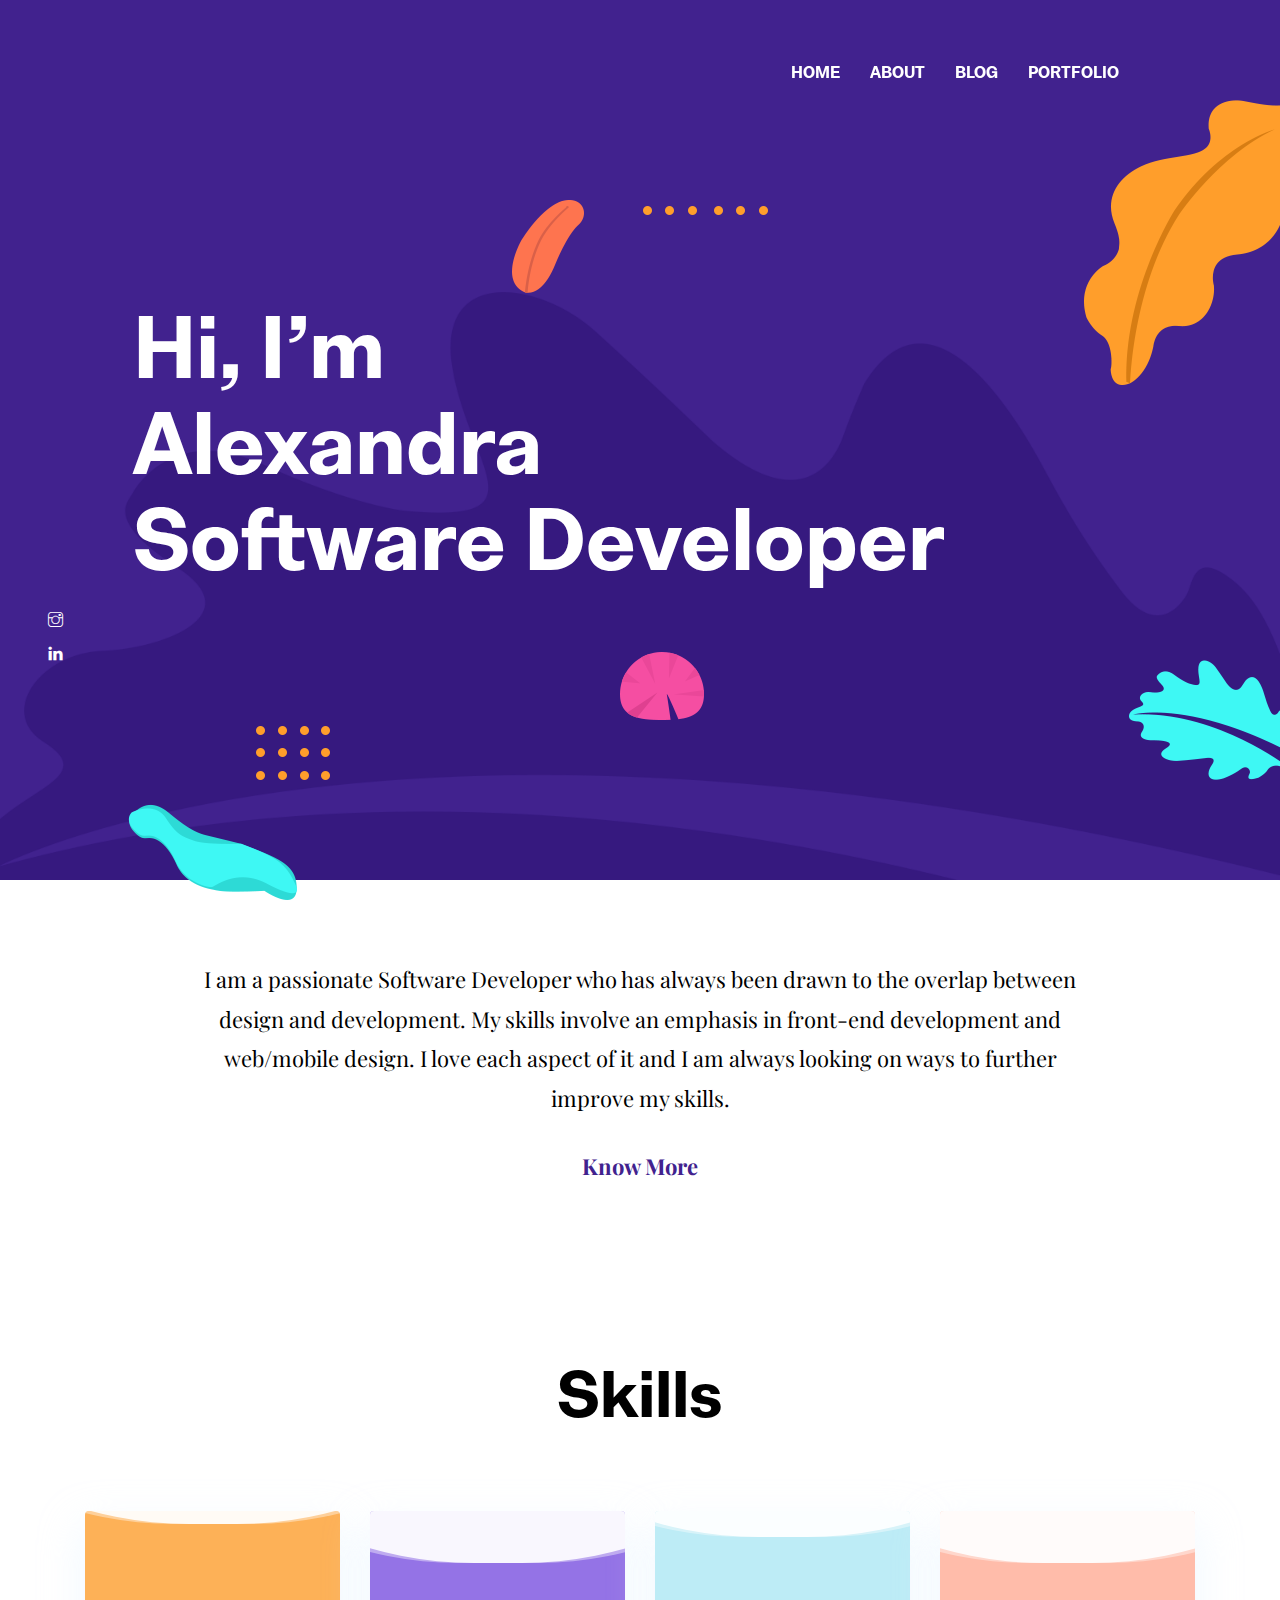
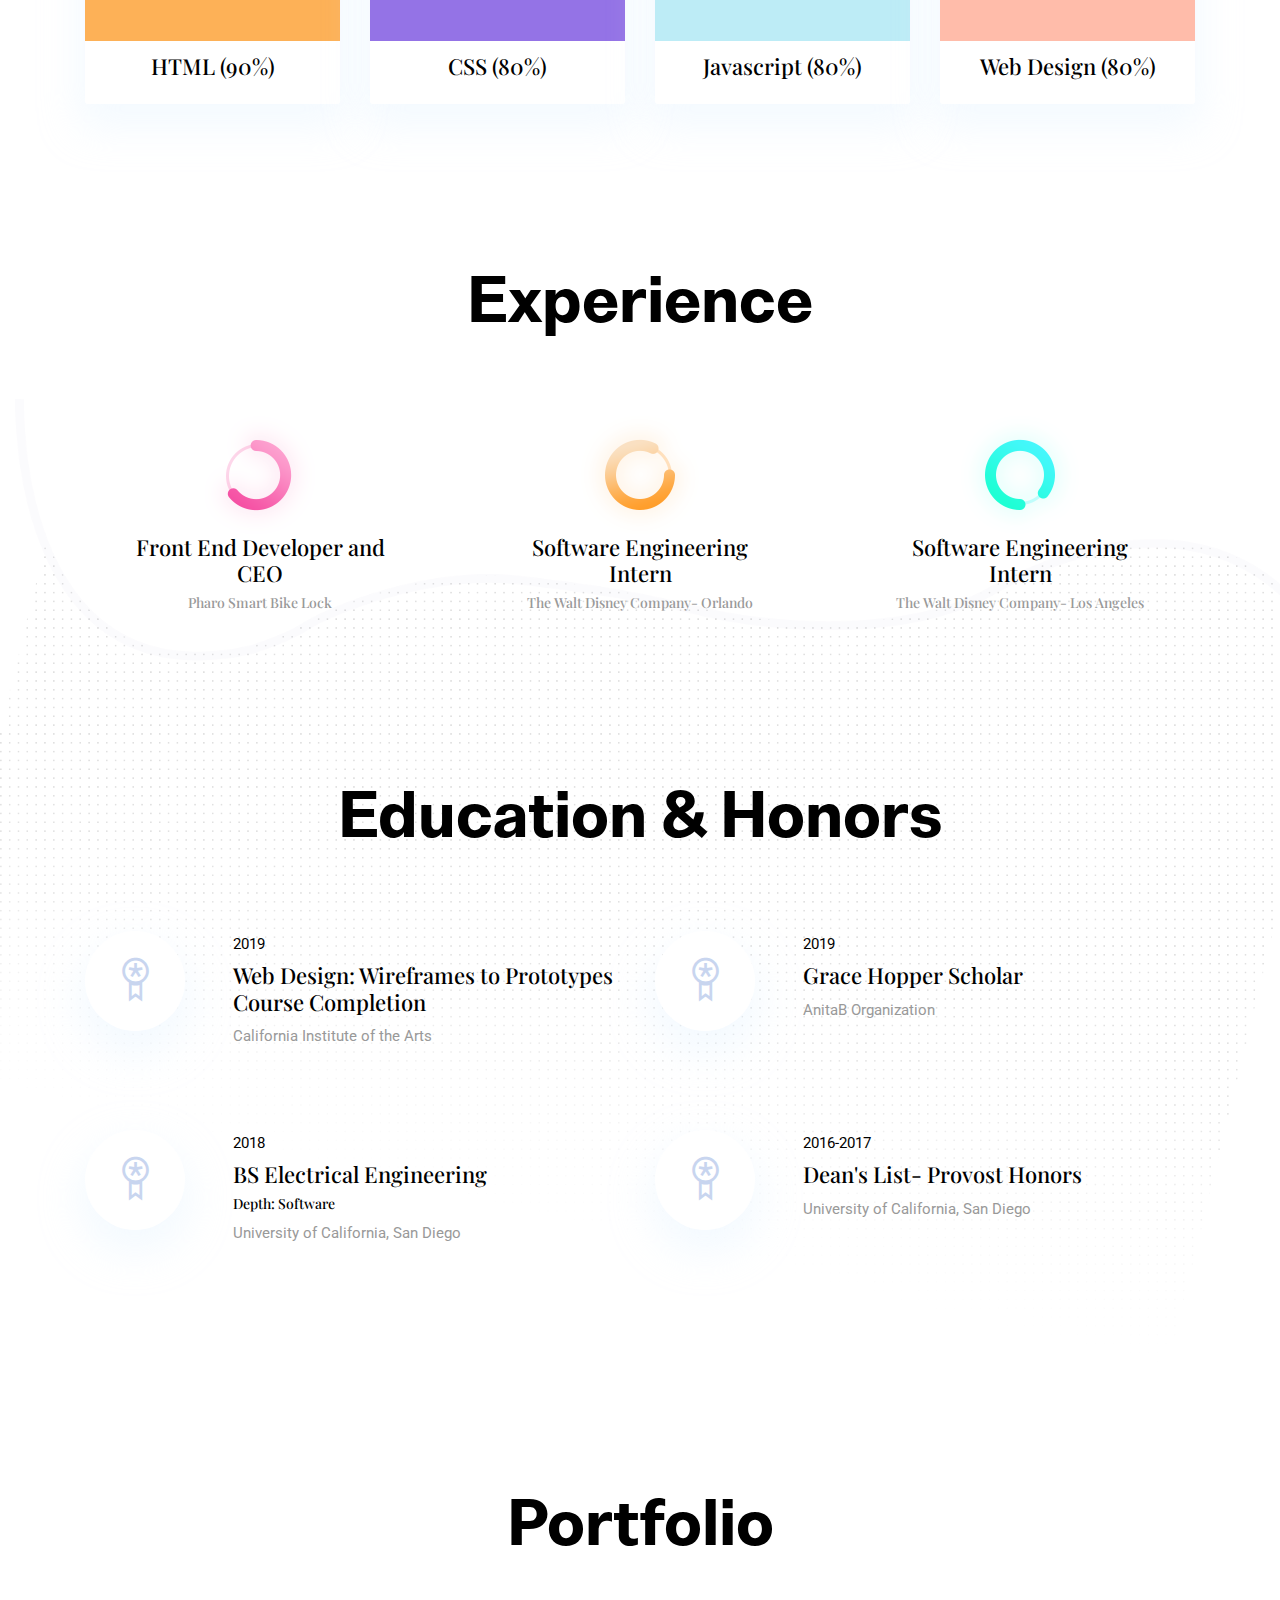
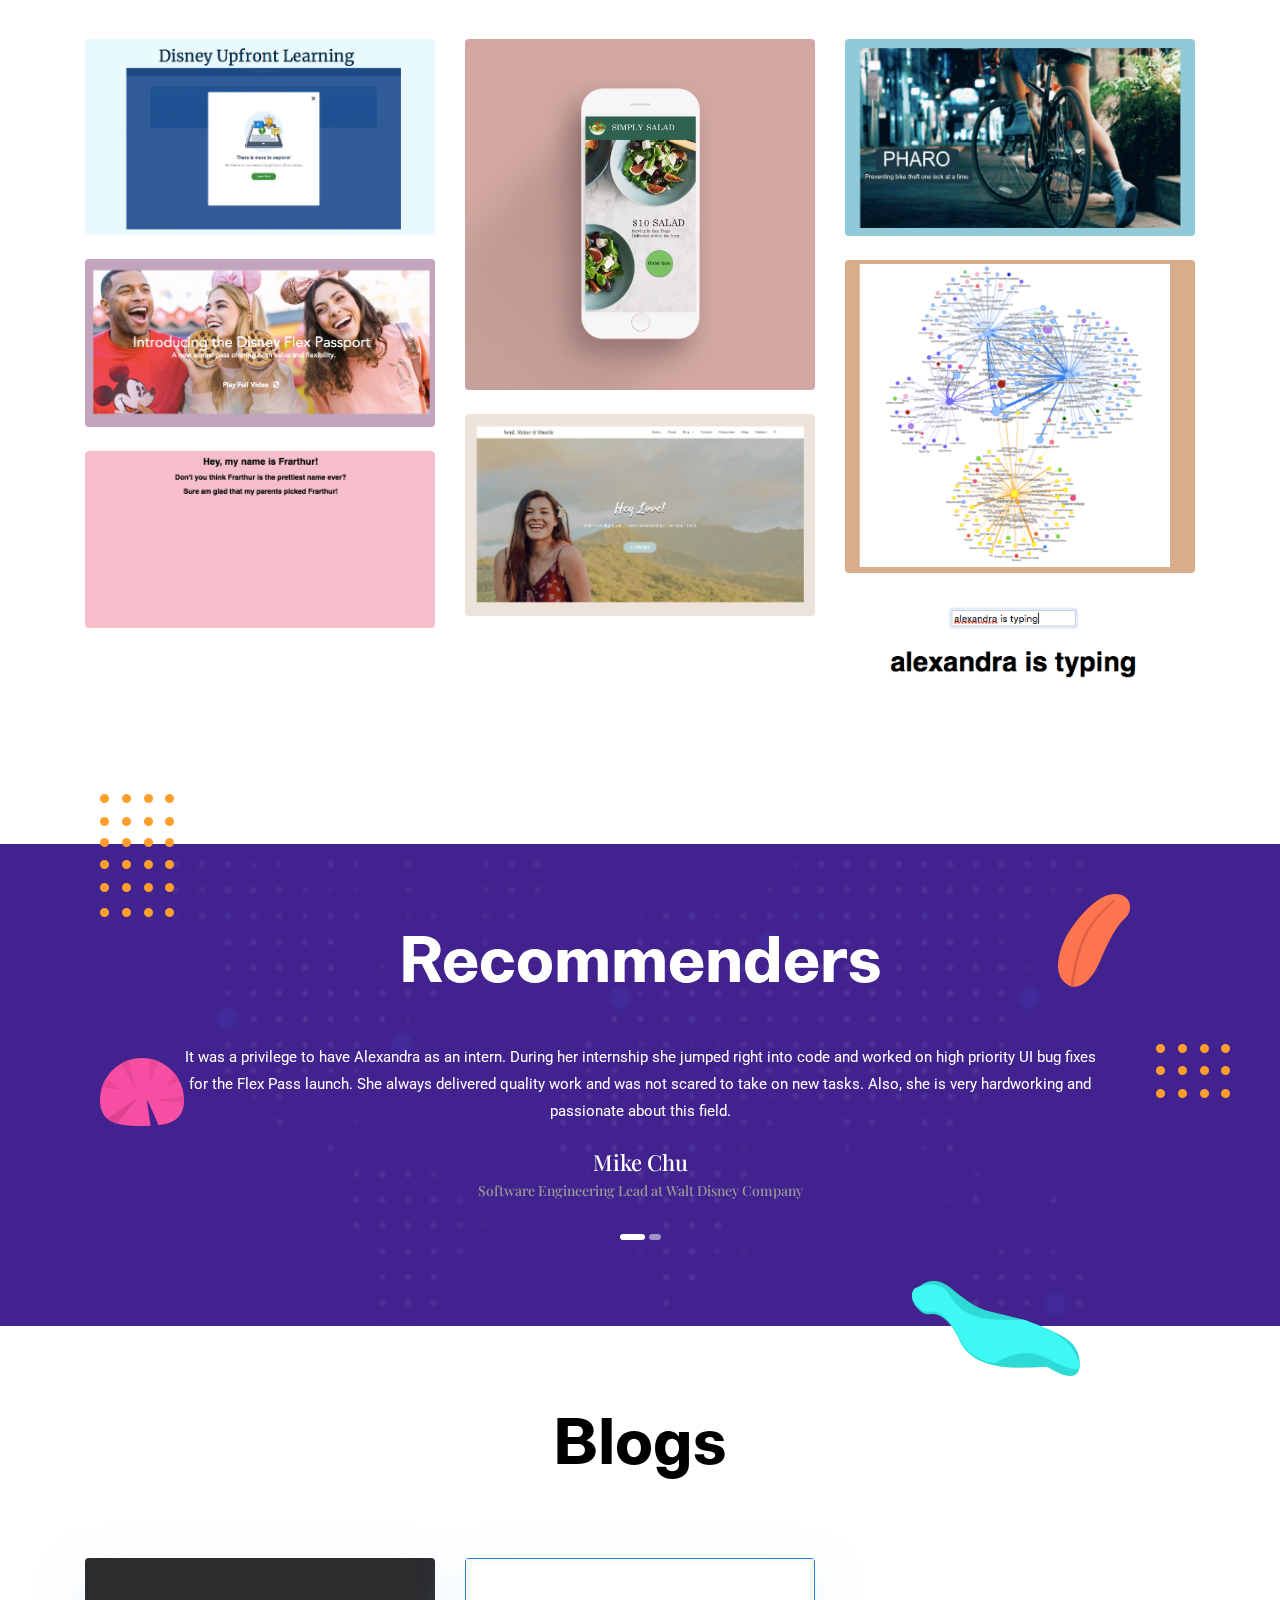
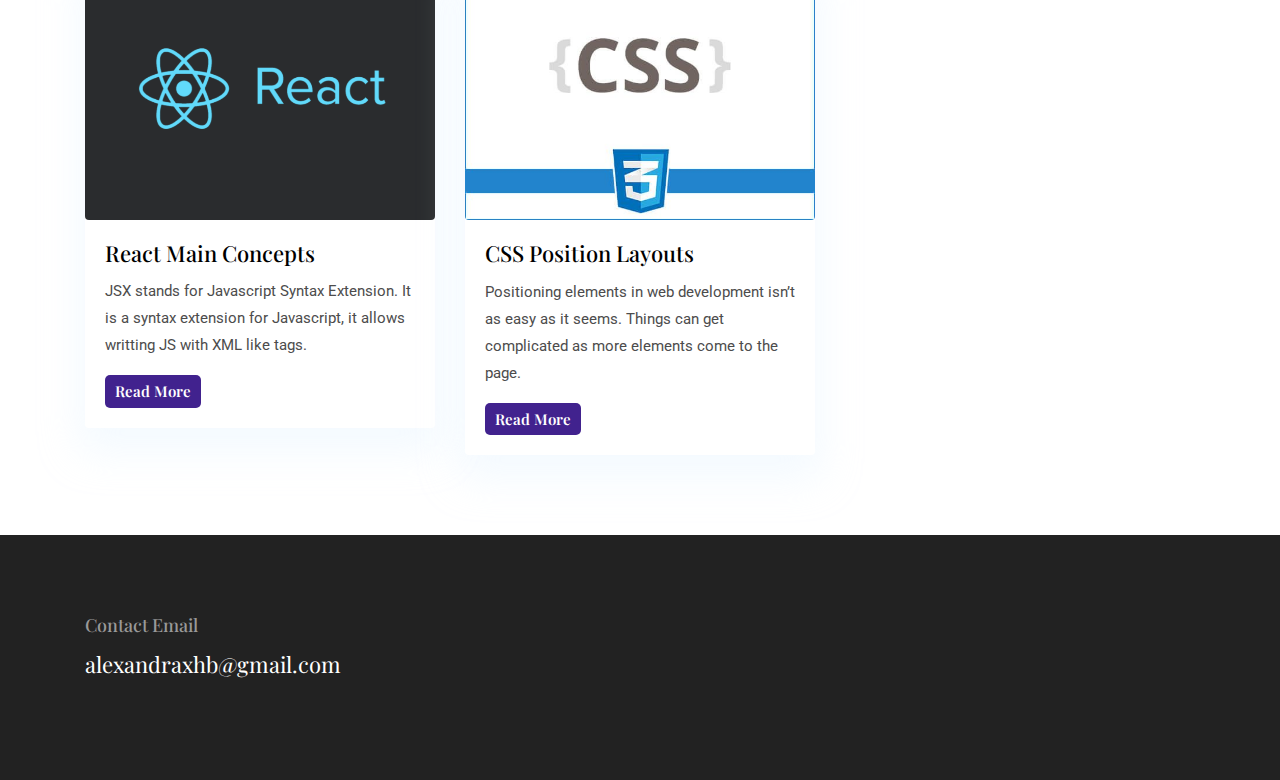
<file: index.html>
<!DOCTYPE html>
<html lang="zxx">

<head>
  <meta charset="utf-8">
  <title>Portfolio Template</title>

  <!-- mobile responsive meta -->
  <meta name="viewport" content="width=device-width, initial-scale=1">
  <meta name="viewport" content="width=device-width, initial-scale=1, maximum-scale=1">
  
  <!-- ** Plugins Needed for the Project ** -->
  <!-- Bootstrap -->
  <link rel="stylesheet" href="plugins/bootstrap/bootstrap.min.css">
  <!-- slick slider -->
  <link rel="stylesheet" href="plugins/slick/slick.css">
  <!-- themefy-icon -->
  <link rel="stylesheet" href="plugins/themify-icons/themify-icons.css">

  <!-- Main Stylesheet -->
  <link href="css/style.css" rel="stylesheet">
  
  <!--Favicon-->
  <link rel="shortcut icon" href="images/favicon.ico" type="image/x-icon">
  <link rel="icon" href="images/favicon.ico" type="image/x-icon">

</head>

<body>
  

<header class="navigation fixed-top">
  <nav class="navbar navbar-expand-lg navbar-dark">
    <!-- <a class="navbar-brand font-tertiary h3" href="index.html"><img src="images/logo.png" alt="Myself"></a> -->
    <a class="navbar-brand font-tertiary h3" href="index.html"></a>
    <button class="navbar-toggler" type="button" data-toggle="collapse" data-target="#navigation"
      aria-controls="navigation" aria-expanded="false" aria-label="Toggle navigation">
      <span class="navbar-toggler-icon"></span>
    </button>

    <div class="collapse navbar-collapse text-center" id="navigation">
      <ul class="navbar-nav ml-auto">
        <li class="nav-item active">
          <a class="nav-link" href="index.html">Home</a>
        </li>
        <li class="nav-item">
          <a class="nav-link" href="about.html">about</a>
        </li>
        <li class="nav-item">
          <a class="nav-link" href="blog.html">Blog</a>
        </li>
        <li class="nav-item">
          <a class="nav-link" href="portfolio.html">Portfolio</a>
        </li>
        <!-- <li class="nav-item">
          <a class="nav-link" href="contact.html">Contact</a>
        </li> -->
      </ul>
    </div>
  </nav>
</header>

<!-- hero area -->
<section class="hero-area bg-primary" id="parallax">
  <div class="container">
    <div class="row">
      <div class="col-lg-11 mx-auto">
        <h1 class="text-white font-tertiary">Hi, I’m <br> Alexandra <br> Software Developer </h1>
      </div>
    </div>
  </div>
  <div class="layer-bg w-100">
    <img class="img-fluid w-100" src="images/illustrations/leaf-bg.png" alt="bg-shape">
  </div>
  <div class="layer" id="l2">
    <img src="images/illustrations/dots-cyan.png" alt="bg-shape">
  </div>
  <div class="layer" id="l3">
    <img src="images/illustrations/leaf-orange.png" alt="bg-shape">
  </div>
  <div class="layer" id="l4">
    <img src="images/illustrations/dots-orange.png" alt="bg-shape">
  </div>
  <div class="layer" id="l5">
    <img src="images/illustrations/leaf-yellow.png" alt="bg-shape">
  </div>
  <div class="layer" id="l6">
    <img src="images/illustrations/leaf-cyan.png" alt="bg-shape">
  </div>
  <div class="layer" id="l7">
    <img src="images/illustrations/dots-group-orange.png" alt="bg-shape">
  </div>
  <div class="layer" id="l8">
    <img src="images/illustrations/leaf-pink-round.png" alt="bg-shape">
  </div>
  <div class="layer" id="l9">
    <img src="images/illustrations/leaf-cyan-2.png" alt="bg-shape">
  </div>
  <!-- social icon -->
  <ul class="list-unstyled ml-5 mt-3 position-relative zindex-1">
    <!-- <li class="mb-3"><a class="text-white" href="https://www.youtube.com/channel/UCGj9l3fEZDGmbrCRTrAviyg"><i class="ti-youtube"></i></a></li> -->
    <li class="mb-3"><a class="text-white" href="https://www.instagram.com/tech_citygal/"><i class="ti-instagram"></i></a></li>
    <li class="mb-3"><a class="text-white" href="https://www.linkedin.com/in/alexandraxhb/"><i class="ti-linkedin"></i></a></li>
    <!-- <li class="mb-3"><a class="text-white" href="#"><i class="ti-twitter"></i></a></li> -->
  </ul>
  <!-- /social icon -->
</section>
<!-- /hero area -->

<!-- about -->
<section class="section">
  <div class="container">
    <div class="row">
      <div class="col-lg-10 mx-auto text-center">
        <p class="font-secondary paragraph-lg text-dark">I am a passionate Software Developer who has always been drawn to the overlap between design and development. My skills involve an emphasis in front-end development 
          and web/mobile design. I love each aspect of it and I am always looking on ways to further improve my skills.</p>
        <a href="about.html" class="btn btn-transparent">know more</a>
      </div>
    </div>
  </div>
</section>
<!-- /about -->

<!-- skills -->
<section class="section">
  <div class="container">
    <div class="row">
      <div class="col-lg-12 text-center">
        <h2 class="section-title">Skills</h2>
      </div>
      <div class="col-lg-3 col-sm-6 mb-4 mb-lg-0">
        <div class="card shadow text-center">
          <div class="position-relative rounded-top progress-wrapper" data-color="#fdb157">
            <div class="wave" data-progress="90%"></div>
          </div>
          <div class="card-footer bg-white">
            <h4 class="card-title">HTML (90%)</h4>
          </div>
        </div>
      </div>
      <div class="col-lg-3 col-sm-6 mb-4 mb-lg-0">
        <div class="card shadow text-center">
          <div class="position-relative rounded-top progress-wrapper" data-color="#9473e6">
            <div class="wave" data-progress="60%"></div>
          </div>
          <div class="card-footer bg-white">
            <h4 class="card-title">CSS (80%)</h4>
          </div>
        </div>
      </div>
      <div class="col-lg-3 col-sm-6 mb-4 mb-lg-0">
        <div class="card shadow text-center">
          <div class="position-relative rounded-top progress-wrapper" data-color="#bdecf6">
            <div class="wave" data-progress="80%"></div>
          </div>
          <div class="card-footer bg-white">
            <h4 class="card-title">Javascript (80%)</h4>
          </div>
        </div>
      </div>
      <div class="col-lg-3 col-sm-6 mb-4 mb-lg-0">
        <div class="card shadow text-center">
          <div class="position-relative rounded-top progress-wrapper" data-color="#ffbcaa">
            <div class="wave" data-progress="60%"></div>
          </div>
          <div class="card-footer bg-white">
            <h4 class="card-title"> Web Design (80%)</h4>
          </div>
        </div>
      </div>
    </div>
  </div>
</section>
<!-- /skills -->

<!-- experience -->
<section class="section">
  <div class="container">
    <div class="row justify-content-around">
      <div class="col-lg-12 text-center">
        <h2 class="section-title">Experience</h2>
      </div>
      <div class="col-lg-3 col-md-4 text-center">
        <img src="images/experience/icon-1.png" alt="icon">
        <p class="mb-0"> </p>
        <h4>Front End Developer and CEO</h4>
        <h6 class="text-light">Pharo Smart Bike Lock</h6>
      </div>
      <div class="col-lg-3 col-md-4 text-center">
        <img src="images/experience/icon-2.png" alt="icon">
        <p class="mb-0"> </p>
        <h4>Software Engineering Intern </h4>
        <h6 class="text-light">The Walt Disney Company- Orlando</h6>
      </div>
      <div class="col-lg-3 col-md-4 text-center">
        <img src="images/experience/icon-3.png" alt="icon">
        <p class="mb-0"> </p>
        <h4>Software Engineering Intern</h4>
        <h6 class="text-light">The Walt Disney Company- Los Angeles</h6>
      </div>
    </div>
  </div>
</section>
<!-- ./experience -->

<!-- education -->
<section class="section position-relative">
  <div class="container">
    <div class="row">
      <div class="col-lg-12 text-center">
        <h2 class="section-title">Education & Honors</h2>
      </div>
      <div class="col-lg-6 col-md-6 mb-80">
        <div class="d-flex">
          <div class="mr-lg-5 mr-3">
            <i class="ti-medall icon icon-light icon-bg bg-white shadow rounded-circle d-block"></i>
          </div>
          <div>
            <p class="text-dark mb-1">2019</p>
            <h4>Web Design: Wireframes to Prototypes Course Completion</h4>
            <p class="mb-0 text-light">California Institute of the Arts</p>
          </div>
        </div>
      </div>
      <div class="col-lg-6 col-md-6 mb-80">
        <div class="d-flex">
          <div class="mr-lg-5 mr-3">
            <i class="ti-medall icon icon-light icon-bg bg-white shadow rounded-circle d-block"></i>
          </div>
          <div>
            <p class="text-dark mb-1">2019</p>
            <h4>Grace Hopper Scholar</h4>
            <p class="mb-0 text-light">AnitaB Organization</p>
          </div>
        </div>
      </div>
      <div class="col-lg-6 col-md-6 mb-80">
        <div class="d-flex">
          <div class="mr-lg-5 mr-3">
            <i class="ti-medall icon icon-light icon-bg bg-white shadow rounded-circle d-block"></i>
          </div>
          <div>
            <p class="text-dark mb-1">2018</p>
            <h4>BS Electrical Engineering</h4>
            <h6>Depth: Software</h6>
            <p class="mb-0 text-light">University of California, San Diego</p>
          </div>
        </div>
      </div>
      <div class="col-lg-6 col-md-6 mb-80">
        <div class="d-flex">
          <div class="mr-lg-5 mr-3">
            <i class="ti-medall icon icon-light icon-bg bg-white shadow rounded-circle d-block"></i>
          </div>
          <div>
            <p class="text-dark mb-1">2016-2017</p>
            <h4>Dean's List- Provost Honors</h4>
            <p class="mb-0 text-light">University of California, San Diego</p>
          </div>
        </div>
      </div>
    </div>
  </div>
  <!-- bg image -->
  <img class="img-fluid edu-bg-image w-100" src="images/backgrounds/education-bg.png" alt="bg-image">
</section>
<!-- /education -->

<!-- portfolio -->
<section class="section">
  <div class="container">
    <div class="row">
      <div class="col-12 text-center">
        <h2 class="section-title">Portfolio</h2>
      </div>
    </div>
    <div class="row shuffle-wrapper">
      <div class="col-lg-4 col-6 mb-4 shuffle-item">
        <div class="position-relative rounded hover-wrapper">
          <img src="images/portfolio/Upfront.png" alt="upfront-image" class="img-fluid rounded w-100">
          <div class="hover-overlay">
            <div class="hover-content">
              <a class="btn btn-light btn-sm" href="https://documentcloud.adobe.com/link/track?uri=urn%3Aaaid%3Ascds%3AUS%3A0e781f64-2202-4932-9bfe-91c85dd5056f">view project contribution</a>
            </div>
          </div>
        </div>
      </div>
      <div class="col-lg-4 col-6 mb-4 shuffle-item">
        <div class="position-relative rounded hover-wrapper">
          <img src="images/portfolio/Simply.png" alt="salad-image" class="img-fluid rounded w-100">
          <div class="hover-overlay">
            <div class="hover-content">
              <a class="btn btn-light btn-sm" href="https://documentcloud.adobe.com/link/track?uri=urn%3Aaaid%3Ascds%3AUS%3A50a7e3b9-3c4c-4998-9954-60dfccd997b1">view project</a>
            </div>
          </div>
        </div>
      </div>
      <div class="col-lg-4 col-6 mb-4 shuffle-item">
        <div class="position-relative rounded hover-wrapper">
          <img src="images/portfolio/Bike.png" alt="pharo-image" class="img-fluid rounded w-100">
          <div class="hover-overlay">
            <div class="hover-content">
              <a class="btn btn-light btn-sm" href="http://pharo-140.herokuapp.com/">view project</a>
            </div>
          </div>
        </div>
      </div>
      <div class="col-lg-4 col-6 mb-4 shuffle-item">
        <div class="position-relative rounded hover-wrapper">
          <img src="images/portfolio/Flex.png" alt="flexpass-image" class="img-fluid rounded w-100">
          <div class="hover-overlay">
            <div class="hover-content">
              <a class="btn btn-light btn-sm" href="https://disneyland.disney.go.com/guest-services/flex-passport/">view project contribution</a>
            </div>
          </div>
        </div>
      </div>
      <div class="col-lg-4 col-6 mb-4 shuffle-item">
          <div class="position-relative rounded hover-wrapper">
            <img src="images/portfolio/Data-viz.png" alt="dataviz-image" class="img-fluid rounded w-100">
            <div class="hover-overlay">
              <div class="hover-content">
                <a class="btn btn-light btn-sm" href="https://github.com/halexandra45/Data-Visualisation-Project">view project</a>
              </div>
            </div>
          </div>
        </div>
        <div class="col-lg-4 col-6 mb-4 shuffle-item">
            <div class="position-relative rounded hover-wrapper">
              <img src="images/portfolio/Personal.png" alt="personal-image" class="img-fluid rounded w-100">
              <div class="hover-overlay">
                <div class="hover-content">
                  <a class="btn btn-light btn-sm" href="http://soulshineandhustle.com">view project</a>
                </div>
              </div>
            </div>
          </div>
          <div class="col-lg-4 col-6 mb-4 shuffle-item">
            <div class="position-relative rounded hover-wrapper">
              <img src="images/portfolio/React1.png" alt="personal-image" class="img-fluid rounded w-100">
              <div class="hover-overlay">
                <div class="hover-content">
                  <a class="btn btn-light btn-sm" href="https://github.com/halexandra45/React-Exercise1">view project</a>
                </div>
              </div>
            </div>
          </div>
      <div class="col-lg-4 col-6 mb-4 shuffle-item">
        <div class="position-relative rounded hover-wrapper">
          <img src="images/portfolio/React2.png" alt="plant-image" class="img-fluid rounded w-100">
          <div class="hover-overlay">
            <div class="hover-content">
              <a class="btn btn-light btn-sm" href="https://github.com/halexandra45/ReactExcercise2">view project</a>
            </div>
          </div>
        </div>
      </div>
    </div>
  </div>
</section>
<!-- /portfolio -->

<!-- testimonial -->
<section class="section bg-primary position-relative testimonial-bg-shapes">
  <div class="container">
    <div class="row">
      <div class="col-12 text-center">
        <h2 class="section-title text-white mb-5">Recommenders</h2>
      </div>
      <div class="col-lg-10 mx-auto testimonial-slider">
        <!-- slider-item -->
        <div class="text-center testimonial-content">
          <p class="text-white mb-4">It was a privilege to have Alexandra as an intern. During her internship she jumped right into code and worked on high priority UI bug fixes 
            for the Flex Pass launch. She always delivered quality work
            and was not scared to take on new tasks. Also, she is very hardworking and passionate about this field.
          </p>
          <h4 class="text-white">Mike Chu</h4>
          <h6 class="text-light mb-4">Software Engineering Lead at Walt Disney Company</h6>
        </div>
        <!-- slider-item -->
        <div class="text-center testimonial-content">
          <p class="text-white mb-4"> I worked with Alexandra for the Disney Upfront Learning POC application and it was a pleasure!
            She came in everyday ready to tackle new tasks and get things done. It is my pleasure to recommend her for any team 
            as I am sure she will do great.
          </p>
          <h4 class="text-white">Marie Nabors</h4>
          <h6 class="text-light mb-4">UI/UX Developer at the Walt Disney Company</h6>
        </div>
      </div>
    </div>
  </div>
  <!-- bg shapes -->
  <img src="images/backgrounds/map.png" alt="map" class="img-fluid bg-map">
  <img src="images/illustrations/dots-group-v.png" alt="bg-shape" class="img-fluid bg-shape-1">
  <img src="images/illustrations/leaf-orange.png" alt="bg-shape" class="img-fluid bg-shape-2">
  <img src="images/illustrations/dots-group-sm.png" alt="bg-shape" class="img-fluid bg-shape-3">
  <img src="images/illustrations/leaf-pink-round.png" alt="bg-shape" class="img-fluid bg-shape-4">
  <img src="images/illustrations/leaf-cyan.png" alt="bg-shape" class="img-fluid bg-shape-5">
</section>
<!-- /testimonial -->

<!-- blog -->
<section class="section">
  <div class="container">
    <div class="row">
      <div class="col-12 text-center">
        <h2 class="section-title">Blogs</h2>
      </div>
      <div class="col-lg-4 col-sm-6 mb-4 mb-lg-0">
        <article class="card shadow">
          <img class="rounded card-img-top" src="images/blog/React.png" alt="post-thumb">
          <div class="card-body">
            <h4 class="card-title"><a class="text-dark" href="blog-single.html">React Main Concepts</a>
            </h4>
            <p class="cars-text">JSX stands for Javascript Syntax Extension. It is a syntax extension for Javascript, it allows writting 
              JS with XML like tags.</p>
            <a href="blog-single.html" class="btn btn-xs btn-primary">Read More</a>
          </div>
        </article>
      </div>
      <div class="col-lg-4 col-sm-6 mb-4 mb-lg-0">
        <article class="card shadow">
          <img class="rounded card-img-top" src="images/blog/css1.jpg" alt="post-thumb">
          <div class="card-body">
            <h4 class="card-title"><a class="text-dark" href="blog-css.html">CSS Position Layouts</a>
            </h4>
            <p class="cars-text">Positioning elements in web development isn’t as easy as it seems. 
              Things can get complicated as more elements come to the page. </p>
            <a href="blog-css.html" class="btn btn-xs btn-primary">Read More</a>
          </div>
        </article>
      </div>
    </div>
  </div>
</section>
<!-- /blog -->

<!-- footer -->
<footer class="bg-dark">
  <div class="section">
    <div class="container">
      <div class="row">
        <div class="col-md-4">
          <h5 class="text-light">Contact Email</h5>
          <p class="text-white paragraph-lg font-secondary">alexandraxhb@gmail.com</p>
        </div>
      </div>
    </div>
  </div>
</footer>
<!-- /footer -->

<!-- jQuery -->
<script src="plugins/jQuery/jquery.min.js"></script>
<!-- Bootstrap JS -->
<script src="plugins/bootstrap/bootstrap.min.js"></script>
<!-- slick slider -->
<script src="plugins/slick/slick.min.js"></script>
<!-- filter -->
<script src="plugins/shuffle/shuffle.min.js"></script>

<!-- Main Script -->
<script src="js/script.js"></script>

</body>
</html>
</file>
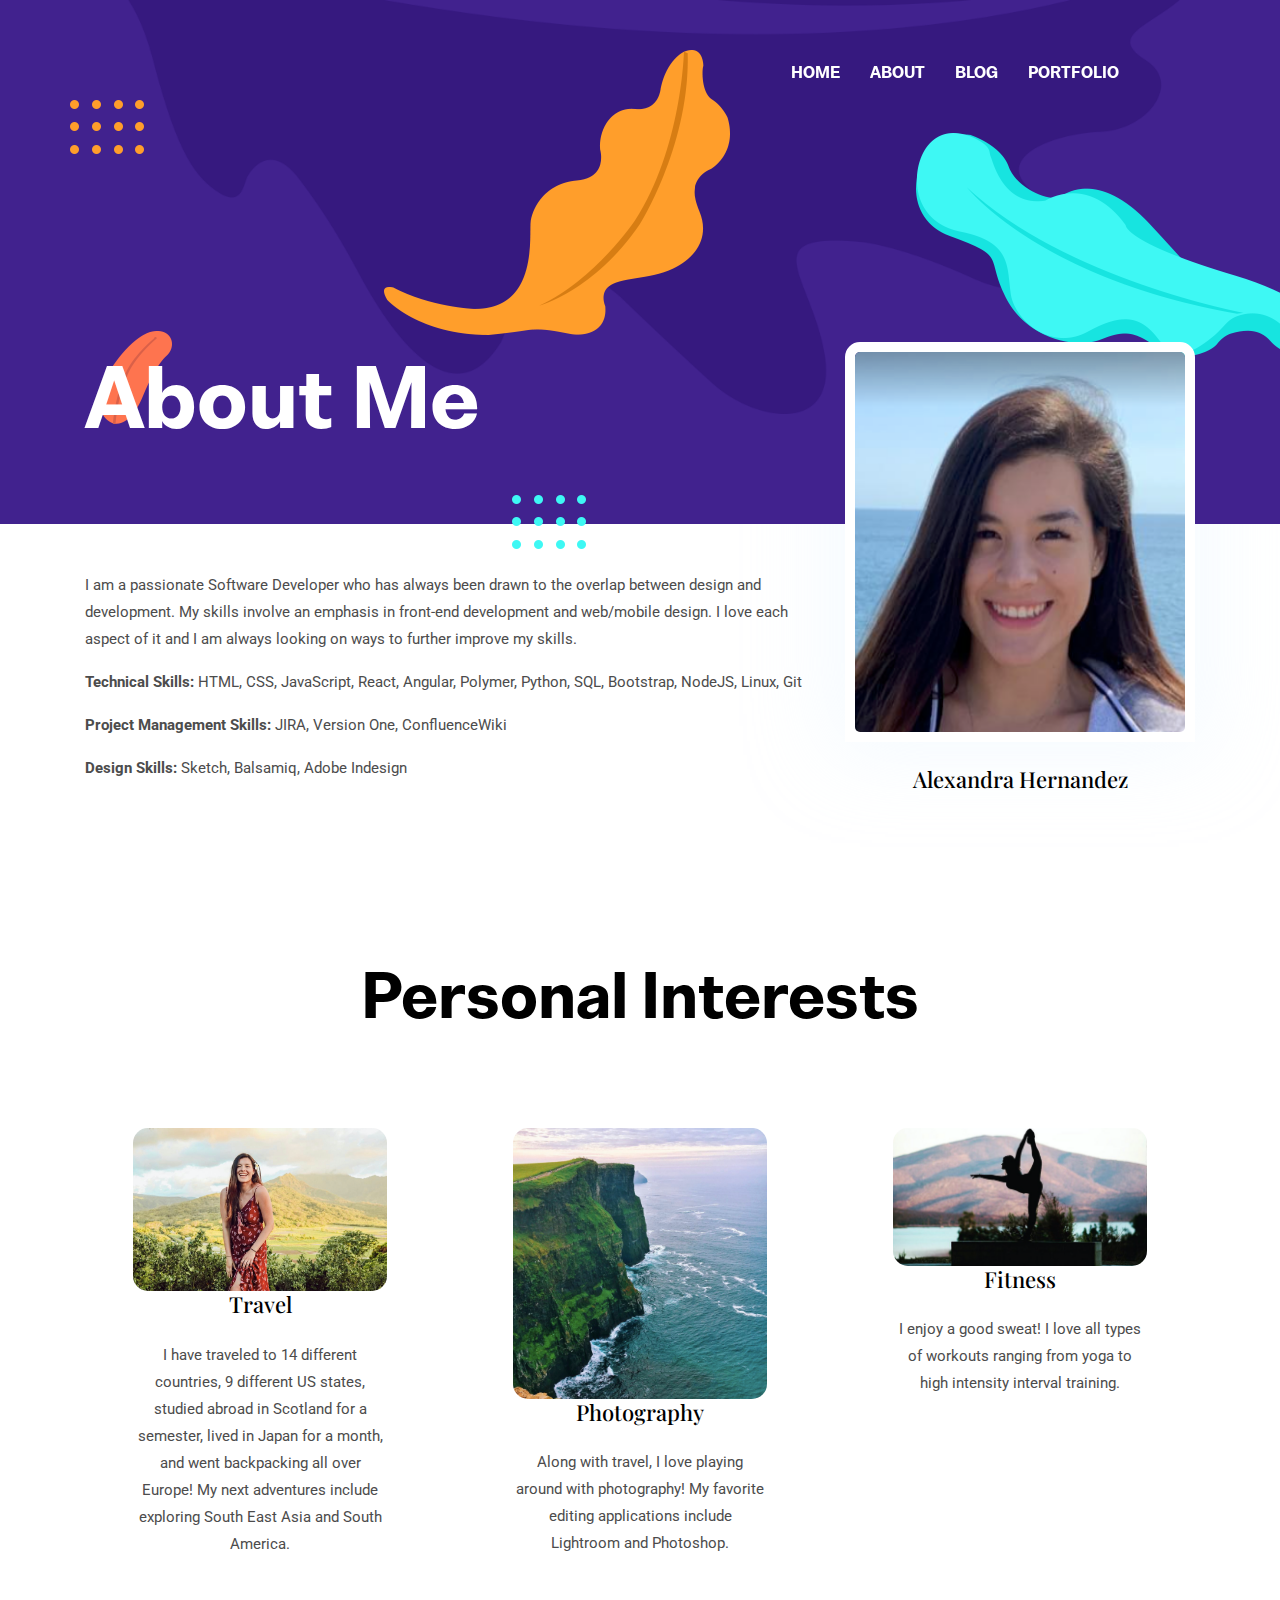
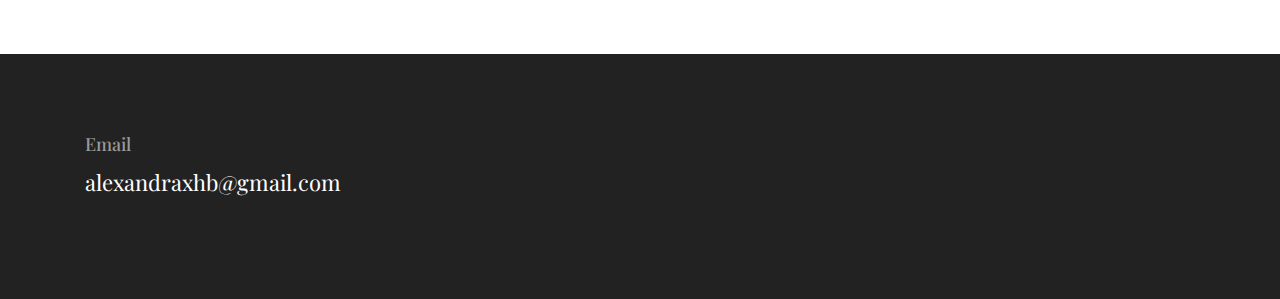
<file: about.html>
<!DOCTYPE html>
<html lang="zxx">

<head>
  <meta charset="utf-8">
  <title>Portfolio Template</title>

  <!-- mobile responsive meta -->
  <meta name="viewport" content="width=device-width, initial-scale=1">
  <meta name="viewport" content="width=device-width, initial-scale=1, maximum-scale=1">
  
  <!-- ** Plugins Needed for the Project ** -->
  <!-- Bootstrap -->
  <link rel="stylesheet" href="plugins/bootstrap/bootstrap.min.css">
  <!-- slick slider -->
  <link rel="stylesheet" href="plugins/slick/slick.css">
  <!-- themefy-icon -->
  <link rel="stylesheet" href="plugins/themify-icons/themify-icons.css">

  <!-- Main Stylesheet -->
  <link href="css/style.css" rel="stylesheet">
  
  <!--Favicon-->
  <link rel="shortcut icon" href="images/favicon.ico" type="image/x-icon">
  <link rel="icon" href="images/favicon.ico" type="image/x-icon">

</head>

<body>
  

<header class="navigation fixed-top">
  <nav class="navbar navbar-expand-lg navbar-dark">
    <a class="navbar-brand font-tertiary h3" href="index.html"></a>
    <button class="navbar-toggler" type="button" data-toggle="collapse" data-target="#navigation"
      aria-controls="navigation" aria-expanded="false" aria-label="Toggle navigation">
      <span class="navbar-toggler-icon"></span>
    </button>

    <div class="collapse navbar-collapse text-center" id="navigation">
      <ul class="navbar-nav ml-auto">
        <li class="nav-item active">
          <a class="nav-link" href="index.html">Home</a>
        </li>
        <li class="nav-item">
          <a class="nav-link" href="about.html">about</a>
        </li>
        <li class="nav-item">
          <a class="nav-link" href="blog.html">Blog</a>
        </li>
        <li class="nav-item">
          <a class="nav-link" href="portfolio.html">Portfolio</a>
        </li>
      </ul>
    </div>
  </nav>
</header>

<!-- page title -->
<section class="page-title-alt bg-primary position-relative">
  <div class="container">
    <div class="row">
      <div class="col-12">
        <h1 class="text-white font-tertiary">About Me</h1>
      </div>
    </div>
  </div>
  <!-- background shapes -->
  <img src="images/illustrations/leaf-bg-top.png" alt="illustrations" class="bg-shape-1 w-100">
  <img src="images/illustrations/dots-group-sm.png" alt="illustrations" class="bg-shape-2">
  <img src="images/illustrations/leaf-yellow.png" alt="illustrations" class="bg-shape-3">
  <img src="images/illustrations/leaf-orange.png" alt="illustrations" class="bg-shape-4">
  <img src="images/illustrations/dots-group-cyan.png" alt="illustrations" class="bg-shape-5">
  <img src="images/illustrations/leaf-cyan-lg.png" alt="illustrations" class="bg-shape-6">
</section>
<!-- /page title -->

<!-- about -->
<section class="section pt-5">
  <div class="container">
    <div class="row">
      <div class="col-md-8">
        <p>I am a passionate Software Developer who has always been drawn to the overlap between design and development. My skills involve an emphasis in front-end development 
          and web/mobile design. I love each aspect of it and I am always looking on ways to further improve my skills.
          </p>
          <p><b>Technical Skills:</b> HTML, CSS, JavaScript, React, 
                                      Angular, Polymer, Python, SQL,
                                      Bootstrap, NodeJS, Linux, Git
          </p>
          <p><b>Project Management Skills:</b> JIRA, Version One, ConfluenceWiki
          </p>
          <p><b>Design Skills:</b> Sketch, Balsamiq, Adobe Indesign
          </p>
      </div>
      <div class="col-md-4 text-center drag-lg-top">
        <div class="shadow-down mb-4">
          <img src="images/about/Alex.png" alt="author" class="img-fluid w-100 rounded-lg border-thick border-white">
        </div>
        <!-- <img src="images/about/signature.png" alt="signature" class="img-fluid"> -->
        <h4>Alexandra Hernandez</h4>
      </div>
    </div>
  </div>
</section>
<!-- /about -->

<!-- Personal Interests -->
<section class="section">
  <div class="container">
    <div class="row justify-content-around">
      <div class="col-lg-12 text-center">
        <h2 class="section-title">Personal Interests</h2>
      </div>
      <div class="col-lg-3 col-md-4 text-center hover-shadow pt-3">
        <div class="">
          <img src="images/about/travel.png" class="img-fluid rounded-lg" alt="icon">
          <h4 class="mb-4">Travel</h4>
          <p>I have traveled to 14 different countries, 9 different US states, studied abroad in Scotland for a semester, lived in Japan for a month, and went backpacking all over Europe! My next adventures include exploring South East Asia and South America.</p>
        </div>
      </div>
      <div class="col-lg-3 col-md-4 text-center hover-shadow pt-3">
        <img src="images/about/isle.png" class="img-fluid rounded-lg" alt="icon">
        <h4 class="mb-4">Photography</h4>
        <p>Along with travel, I love playing around with photography! My favorite editing applications include Lightroom and Photoshop.</p>
      </div>
      <div class="col-lg-3 col-md-4 text-center hover-shadow pt-3">
        <img src="images/about/yoga.png" class="img-fluid rounded-lg" alt="icon">
        <h4 class="mb-4">Fitness</h4>
        <p>I enjoy a good sweat! I love all types of workouts ranging from yoga to high intensity interval training.</p>
      </div>
    </div>
  </div>
</section>
<!-- ./Personal Interests -->

<!-- footer -->
<footer class="bg-dark">
  <div class="section">
    <div class="container">
      <div class="row">
        <div class="col-md-4">
          <h5 class="text-light">Email</h5>
          <p class="text-white paragraph-lg font-secondary">alexandraxhb@gmail.com</p>
        </div>
      </div>
    </div>
  </div>
</footer>
<!-- /footer -->

<!-- jQuery -->
<script src="plugins/jQuery/jquery.min.js"></script>
<!-- Bootstrap JS -->
<script src="plugins/bootstrap/bootstrap.min.js"></script>
<!-- slick slider -->
<script src="plugins/slick/slick.min.js"></script>
<!-- filter -->
<script src="plugins/shuffle/shuffle.min.js"></script>

<!-- Main Script -->
<script src="js/script.js"></script>

</body>
</html>
</file>
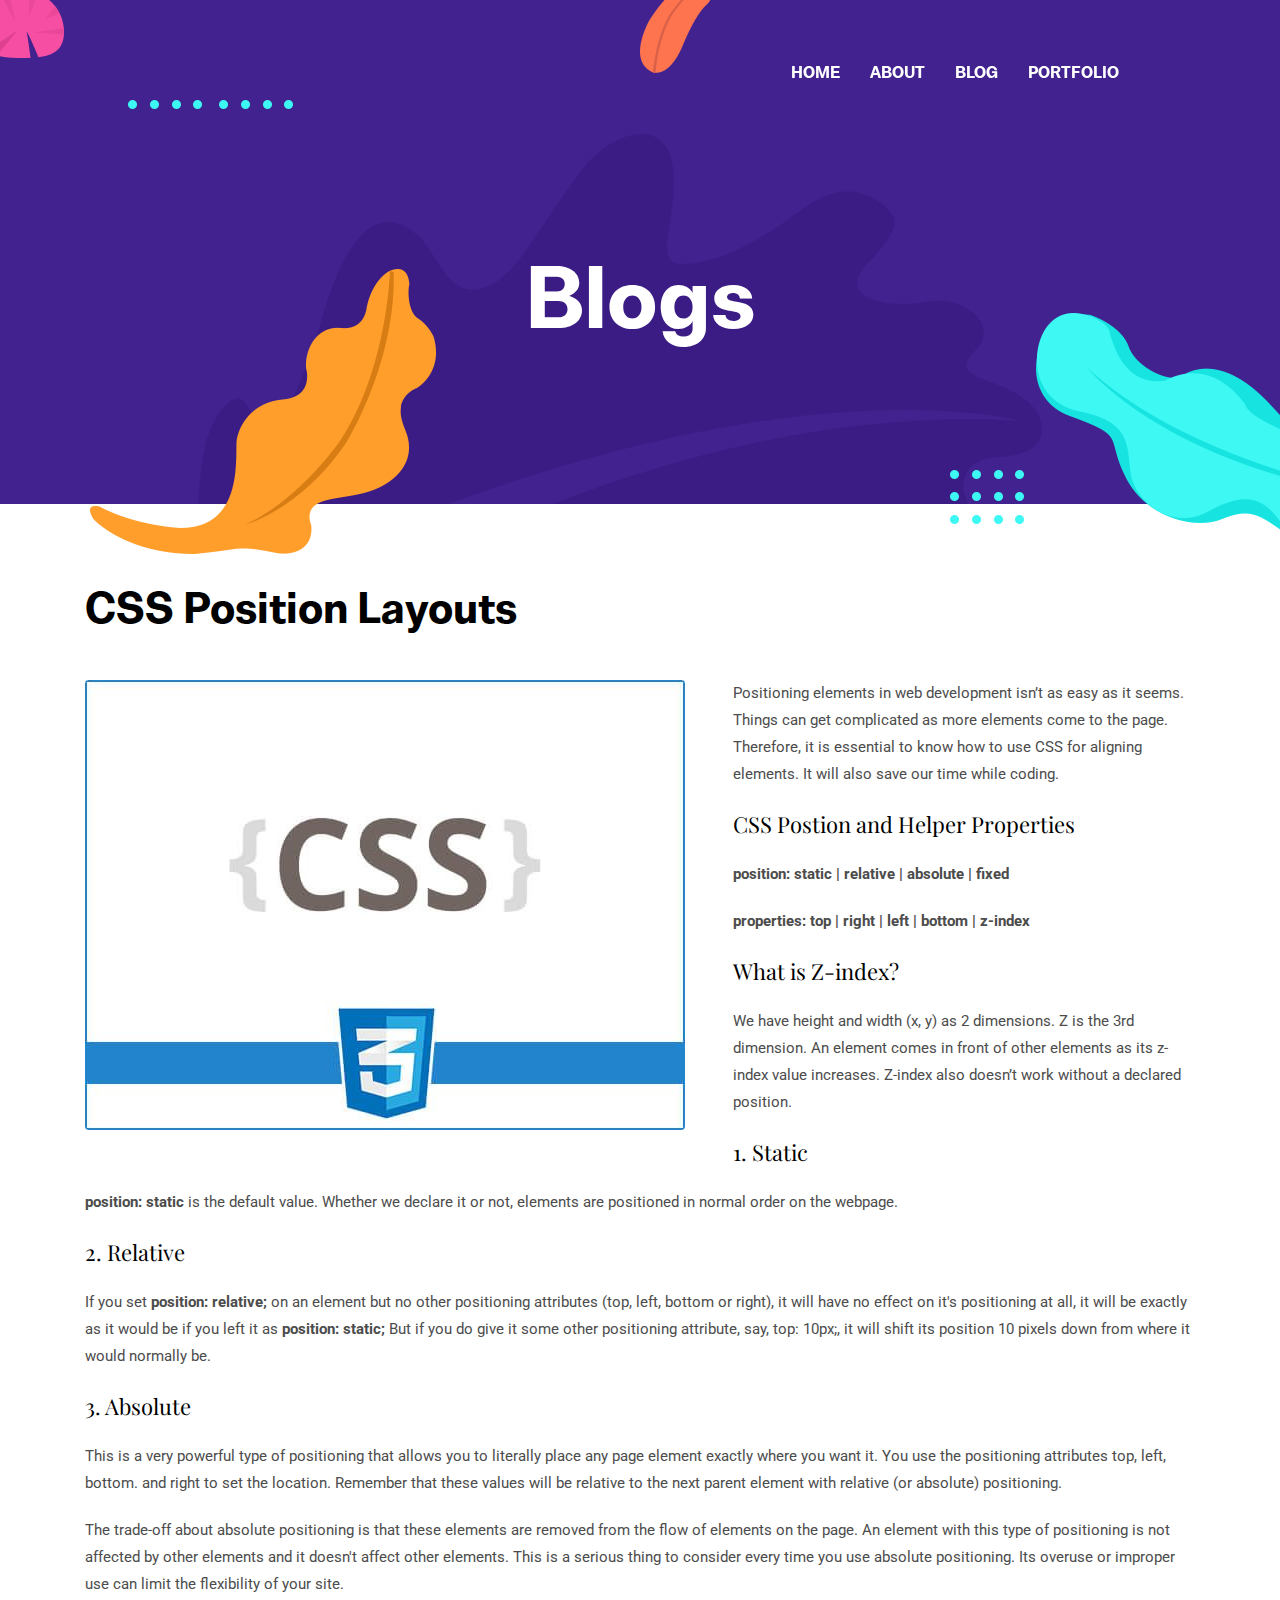
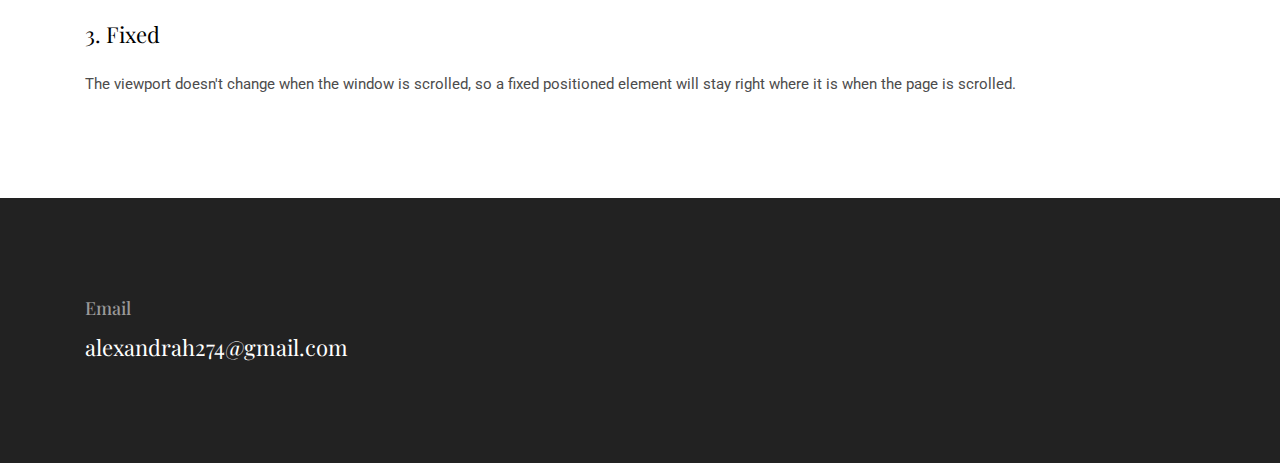
<file: blog-css.html>
<!DOCTYPE html>
<html lang="zxx">

<head>
  <meta charset="utf-8">
  <title>Portfolio Template</title>

  <!-- mobile responsive meta -->
  <meta name="viewport" content="width=device-width, initial-scale=1">
  <meta name="viewport" content="width=device-width, initial-scale=1, maximum-scale=1">
  
  <!-- ** Plugins Needed for the Project ** -->
  <!-- Bootstrap -->
  <link rel="stylesheet" href="plugins/bootstrap/bootstrap.min.css">
  <!-- slick slider -->
  <link rel="stylesheet" href="plugins/slick/slick.css">
  <!-- themefy-icon -->
  <link rel="stylesheet" href="plugins/themify-icons/themify-icons.css">

  <!-- Main Stylesheet -->
  <link href="css/style.css" rel="stylesheet">
  
  <!--Favicon-->
  <link rel="shortcut icon" href="images/favicon.ico" type="image/x-icon">
  <link rel="icon" href="images/favicon.ico" type="image/x-icon">

</head>

<body>
  

<header class="navigation fixed-top">
  <nav class="navbar navbar-expand-lg navbar-dark">
    <!-- <a class="navbar-brand font-tertiary h3" href="index.html"><img src="images/logo.png" alt="Myself"></a> -->
    <button class="navbar-toggler" type="button" data-toggle="collapse" data-target="#navigation"
      aria-controls="navigation" aria-expanded="false" aria-label="Toggle navigation">
      <span class="navbar-toggler-icon"></span>
    </button>

    <div class="collapse navbar-collapse text-center" id="navigation">
      <ul class="navbar-nav ml-auto">
        <li class="nav-item active">
          <a class="nav-link" href="index.html">Home</a>
        </li>
        <li class="nav-item">
          <a class="nav-link" href="about.html">about</a>
        </li>
        <li class="nav-item">
          <a class="nav-link" href="blog.html">Blog</a>
        </li>
        <li class="nav-item">
          <a class="nav-link" href="portfolio.html">Portfolio</a>
        </li>
      </ul>
    </div>
  </nav>
</header>

<!-- page title -->
<section class="page-title bg-primary position-relative">
  <div class="container">
    <div class="row">
      <div class="col-12 text-center">
        <h1 class="text-white font-tertiary">Blogs</h1>
      </div>
    </div>
  </div>
  <!-- background shapes -->
  <img src="images/illustrations/page-title.png" alt="illustrations" class="bg-shape-1 w-100">
  <img src="images/illustrations/leaf-pink-round.png" alt="illustrations" class="bg-shape-2">
  <img src="images/illustrations/dots-cyan.png" alt="illustrations" class="bg-shape-3">
  <img src="images/illustrations/leaf-orange.png" alt="illustrations" class="bg-shape-4">
  <img src="images/illustrations/leaf-yellow.png" alt="illustrations" class="bg-shape-5">
  <img src="images/illustrations/dots-group-cyan.png" alt="illustrations" class="bg-shape-6">
  <img src="images/illustrations/leaf-cyan-lg.png" alt="illustrations" class="bg-shape-7">
</section>
<!-- /page title -->

<section class="section">
  <div class="container">
    <div class="row">
      <div class="col-lg-12">
        <h3 class="font-tertiary mb-5">CSS Position Layouts</h3>
        <div class="content">
          <img src="images/blog/css1.jpg" alt="post-thumb" class="img-fluid rounded float-left mr-5 mb-4">
          <p>Positioning elements in web development isn’t as easy as it seems. Things can get complicated as more elements come to the page. 
              Therefore, it is essential to know how to use CSS for aligning elements. It will also save our time while coding.
          </p>
          <strong>CSS Postion and Helper Properties </strong>
          <p><b>position: static | relative | absolute | fixed </b>
          </p>
          <p><b>properties: top | right | left | bottom | z-index </b>
          </p>
            <strong>What is Z-index? </strong>
          <p>We have height and width (x, y) as 2 dimensions. Z is the 3rd dimension. An element comes in front of other elements as its z-index 
              value increases. Z-index also doesn’t work without a declared position.
          </p>
          <strong>1. Static </strong>
          <p><b>position: static</b> is the default value. Whether we declare it or not, elements are positioned in normal order on the webpage. 
          </p>
          <strong>2. Relative </strong>
          <p> If you set <b>position: relative;</b> on an element but no other positioning attributes (top, left, bottom or right), it will have no effect 
              on it's positioning at all, it will be exactly as it would be if you left it as <b>position: static;</b> But if you do give it some other positioning 
              attribute, say, top: 10px;, it will shift its position 10 pixels down from where it would normally be. 
          </p>
          <strong>3. Absolute </strong>
          <p>This is a very powerful type of positioning that allows you to literally place any page element exactly where you want it. You use the positioning attributes 
              top, left, bottom. and right to set the location. Remember that these values will be relative to the next parent element with relative (or absolute) positioning.
          </p>
          <p>The trade-off about absolute positioning is that these elements are removed from the flow of elements on the page. An element 
          with this type of positioning is not affected by other elements and it doesn't affect other elements. This is a serious thing to consider every time you use absolute positioning. 
          Its overuse or improper use can limit the flexibility of your site.</p>
          <strong>3. Fixed </strong>
          <p>The viewport doesn't change when the window is scrolled, so a fixed positioned element will stay right where it is when the page is scrolled.
          </p>
        </div>
      </div>
    </div>
  </div>
</section>


<!-- footer -->
<footer class="bg-dark footer-section">
  <div class="section">
    <div class="container">
      <div class="row">
        <div class="col-md-4">
          <h5 class="text-light">Email</h5>
          <p class="text-white paragraph-lg font-secondary">alexandrah274@gmail.com</p>
        </div>
        <!-- <div class="col-md-4">
          <h5 class="text-light">Phone</h5>
          <p class="text-white paragraph-lg font-secondary">+880 2544 658 256</p>
        </div>
        <div class="col-md-4">
          <h5 class="text-light">Address</h5>
          <p class="text-white paragraph-lg font-secondary">125/A, CA Commercial Area, California, USA</p>
        </div> -->
      </div>
    </div>
  </div>
</footer>
<!-- /footer -->

<!-- jQuery -->
<script src="plugins/jQuery/jquery.min.js"></script>
<!-- Bootstrap JS -->
<script src="plugins/bootstrap/bootstrap.min.js"></script>
<!-- slick slider -->
<script src="plugins/slick/slick.min.js"></script>
<!-- filter -->
<script src="plugins/shuffle/shuffle.min.js"></script>

<!-- Main Script -->
<script src="js/script.js"></script>

</body>
</html>
</file>
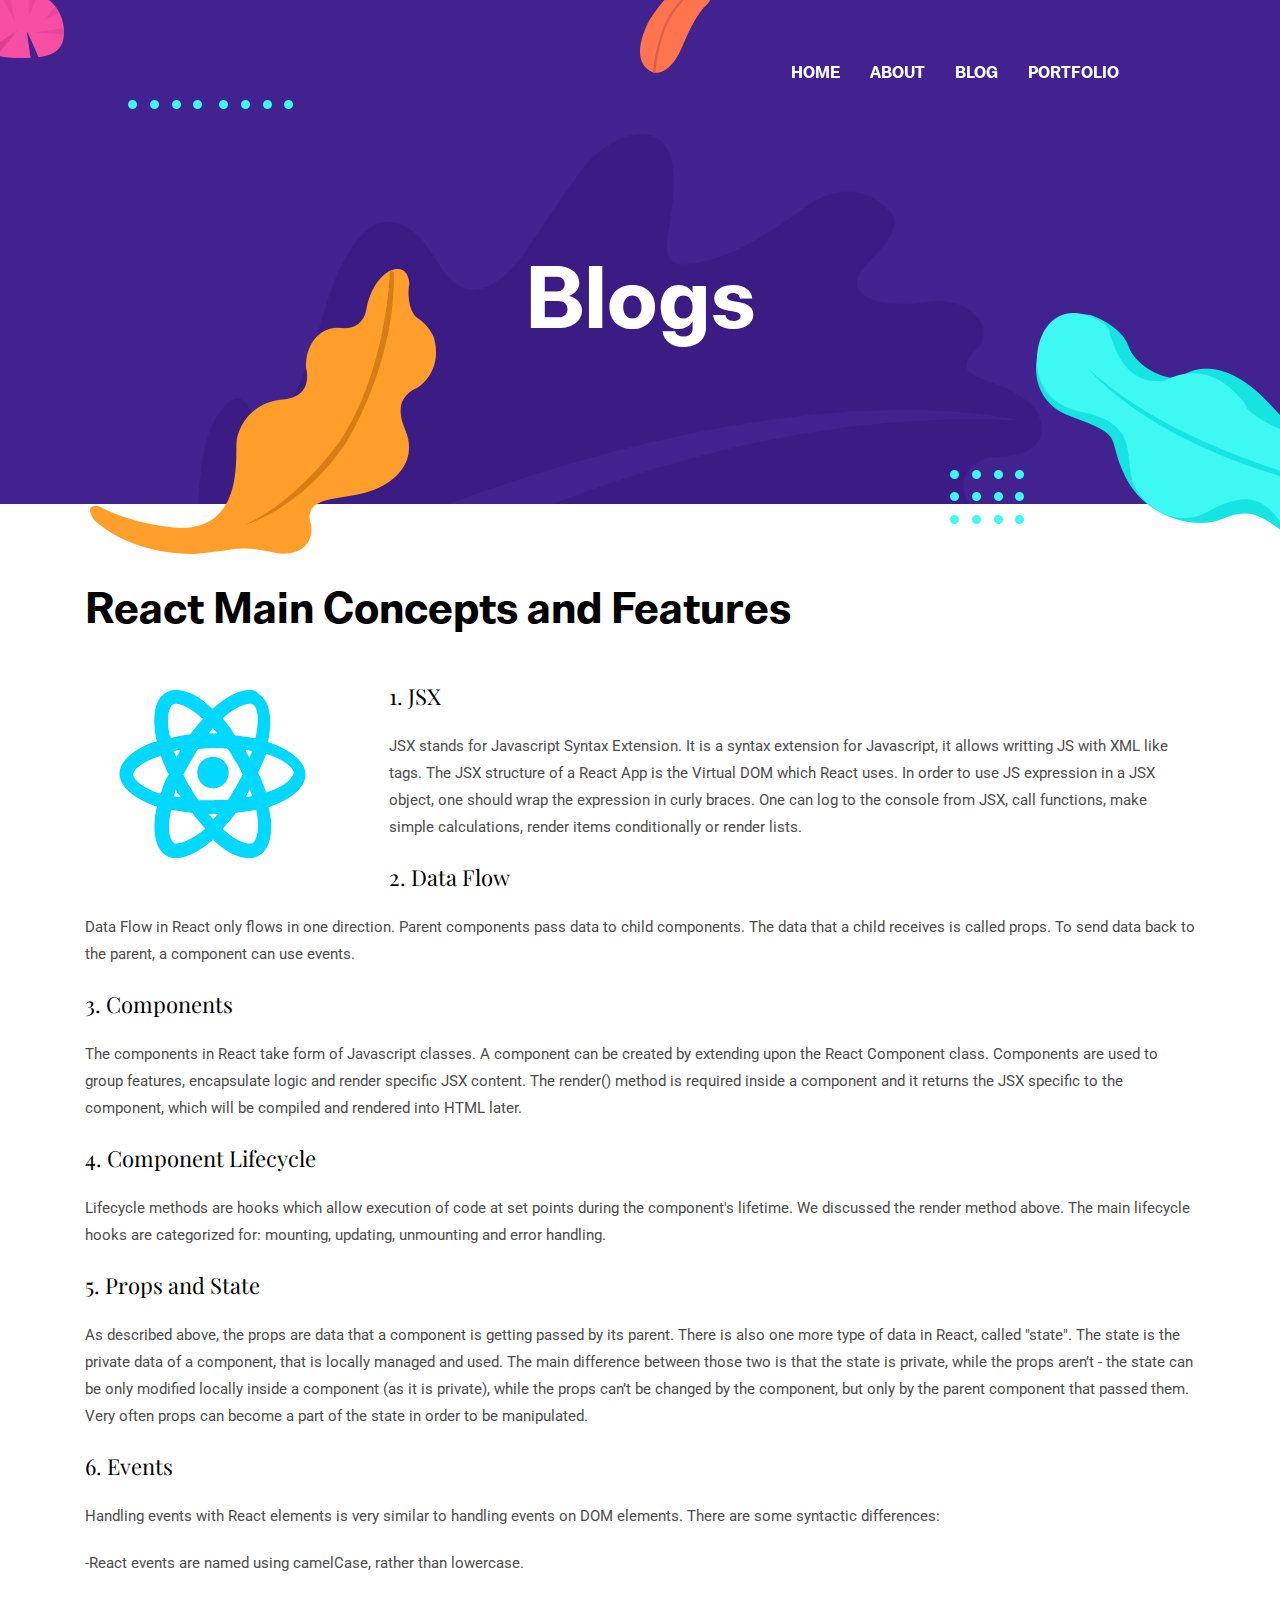
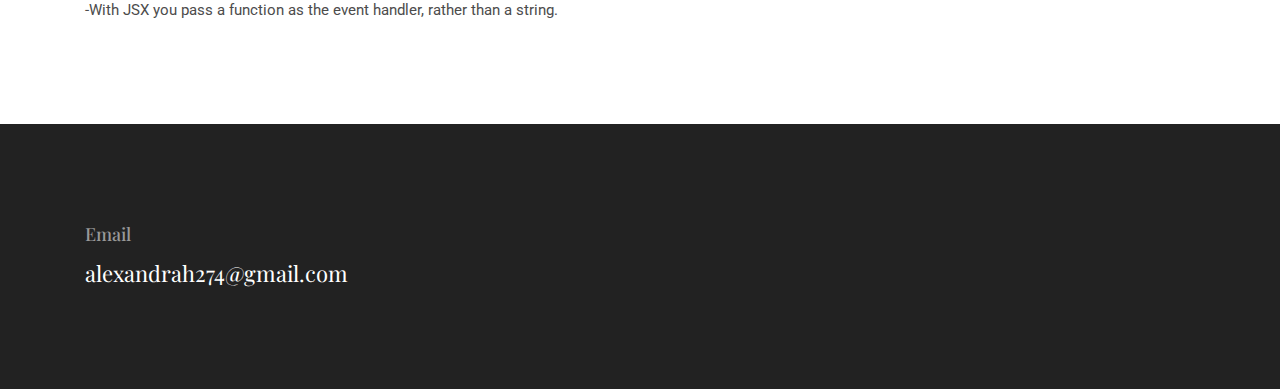
<file: blog-single.html>
<!DOCTYPE html>
<html lang="zxx">

<head>
  <meta charset="utf-8">
  <title>Portfolio Template</title>

  <!-- mobile responsive meta -->
  <meta name="viewport" content="width=device-width, initial-scale=1">
  <meta name="viewport" content="width=device-width, initial-scale=1, maximum-scale=1">
  
  <!-- ** Plugins Needed for the Project ** -->
  <!-- Bootstrap -->
  <link rel="stylesheet" href="plugins/bootstrap/bootstrap.min.css">
  <!-- slick slider -->
  <link rel="stylesheet" href="plugins/slick/slick.css">
  <!-- themefy-icon -->
  <link rel="stylesheet" href="plugins/themify-icons/themify-icons.css">

  <!-- Main Stylesheet -->
  <link href="css/style.css" rel="stylesheet">
  
  <!--Favicon-->
  <link rel="shortcut icon" href="images/favicon.ico" type="image/x-icon">
  <link rel="icon" href="images/favicon.ico" type="image/x-icon">

</head>

<body>
  

<header class="navigation fixed-top">
  <nav class="navbar navbar-expand-lg navbar-dark">
    <!-- <a class="navbar-brand font-tertiary h3" href="index.html"><img src="images/logo.png" alt="Myself"></a> -->
    <button class="navbar-toggler" type="button" data-toggle="collapse" data-target="#navigation"
      aria-controls="navigation" aria-expanded="false" aria-label="Toggle navigation">
      <span class="navbar-toggler-icon"></span>
    </button>

    <div class="collapse navbar-collapse text-center" id="navigation">
      <ul class="navbar-nav ml-auto">
        <li class="nav-item active">
          <a class="nav-link" href="index.html">Home</a>
        </li>
        <li class="nav-item">
          <a class="nav-link" href="about.html">about</a>
        </li>
        <li class="nav-item">
          <a class="nav-link" href="blog.html">Blog</a>
        </li>
        <li class="nav-item">
          <a class="nav-link" href="portfolio.html">Portfolio</a>
        </li>
      </ul>
    </div>
  </nav>
</header>

<!-- page title -->
<section class="page-title bg-primary position-relative">
  <div class="container">
    <div class="row">
      <div class="col-12 text-center">
        <h1 class="text-white font-tertiary">Blogs</h1>
      </div>
    </div>
  </div>
  <!-- background shapes -->
  <img src="images/illustrations/page-title.png" alt="illustrations" class="bg-shape-1 w-100">
  <img src="images/illustrations/leaf-pink-round.png" alt="illustrations" class="bg-shape-2">
  <img src="images/illustrations/dots-cyan.png" alt="illustrations" class="bg-shape-3">
  <img src="images/illustrations/leaf-orange.png" alt="illustrations" class="bg-shape-4">
  <img src="images/illustrations/leaf-yellow.png" alt="illustrations" class="bg-shape-5">
  <img src="images/illustrations/dots-group-cyan.png" alt="illustrations" class="bg-shape-6">
  <img src="images/illustrations/leaf-cyan-lg.png" alt="illustrations" class="bg-shape-7">
</section>
<!-- /page title -->

<section class="section">
  <div class="container">
    <div class="row">
      <div class="col-lg-12">
        <h3 class="font-tertiary mb-5">React Main Concepts and Features</h3>
        <div class="content">
          <img src="images/blog/React-logo.png" alt="post-thumb" class="img-fluid rounded float-left mr-5 mb-4">
          <strong>1. JSX </strong>
          <p>JSX stands for Javascript Syntax Extension. It is a syntax extension for Javascript, it allows writting 
            JS with XML like tags. The JSX structure of a React App is the Virtual DOM which React uses. In order to use JS expression
            in a JSX object, one should wrap the expression in curly braces. One can log to the console from JSX, call functions, make
            simple calculations, render items conditionally or render lists.
          </p>
          <strong>2. Data Flow </strong>
          <p>Data Flow in React only flows in one direction. Parent components pass data to child components. The data that a child receives is 
            called props. To send data back to the parent, a component can use events.
          </p>
            <strong>3. Components </strong>
          <p>The components in React take form of Javascript classes.  A component can be created by extending upon the React Component class. 
            Components are used to group features, encapsulate logic and render specific JSX content. The render() method is required inside a 
            component and it returns the JSX specific to the component, which will be compiled and rendered into HTML later.
          </p>
          <strong>4. Component Lifecycle </strong>
          <p>Lifecycle methods are hooks which allow execution of code at set points during the component's lifetime. We discussed the render 
            method above. The main lifecycle hooks are categorized for: mounting, updating, unmounting and error handling.
          </p>
          <strong>5. Props and State </strong>
          <p>As described above, the props are data that a component is getting passed by its parent. There is also one more type of data in React,
             called "state". The state is the private data of a component, that is locally managed and used.

              The main difference between those two is that the state is private, while the props aren’t - the state can be only modified locally 
              inside a component (as it is private), while the props can’t be changed by the component, but only by the parent component that passed 
              them. Very often props can become a part of the state in order to be manipulated.
          </p>
          <strong>6. Events </strong>
          <p>Handling events with React elements is very similar to handling events on DOM elements. There are some syntactic differences:
              <p>-React events are named using camelCase, rather than lowercase.</p>
              <p>-With JSX you pass a function as the event handler, rather than a string.</p>
          </p>
        </div>
      </div>
    </div>
  </div>
</section>



<!-- footer -->
<footer class="bg-dark footer-section">
  <div class="section">
    <div class="container">
      <div class="row">
        <div class="col-md-4">
          <h5 class="text-light">Email</h5>
          <p class="text-white paragraph-lg font-secondary">alexandrah274@gmail.com</p>
        </div>
        <!-- <div class="col-md-4">
          <h5 class="text-light">Phone</h5>
          <p class="text-white paragraph-lg font-secondary">+880 2544 658 256</p>
        </div>
        <div class="col-md-4">
          <h5 class="text-light">Address</h5>
          <p class="text-white paragraph-lg font-secondary">125/A, CA Commercial Area, California, USA</p>
        </div> -->
      </div>
    </div>
  </div>
</footer>
<!-- /footer -->

<!-- jQuery -->
<script src="plugins/jQuery/jquery.min.js"></script>
<!-- Bootstrap JS -->
<script src="plugins/bootstrap/bootstrap.min.js"></script>
<!-- slick slider -->
<script src="plugins/slick/slick.min.js"></script>
<!-- filter -->
<script src="plugins/shuffle/shuffle.min.js"></script>

<!-- Main Script -->
<script src="js/script.js"></script>

</body>
</html>
</file>
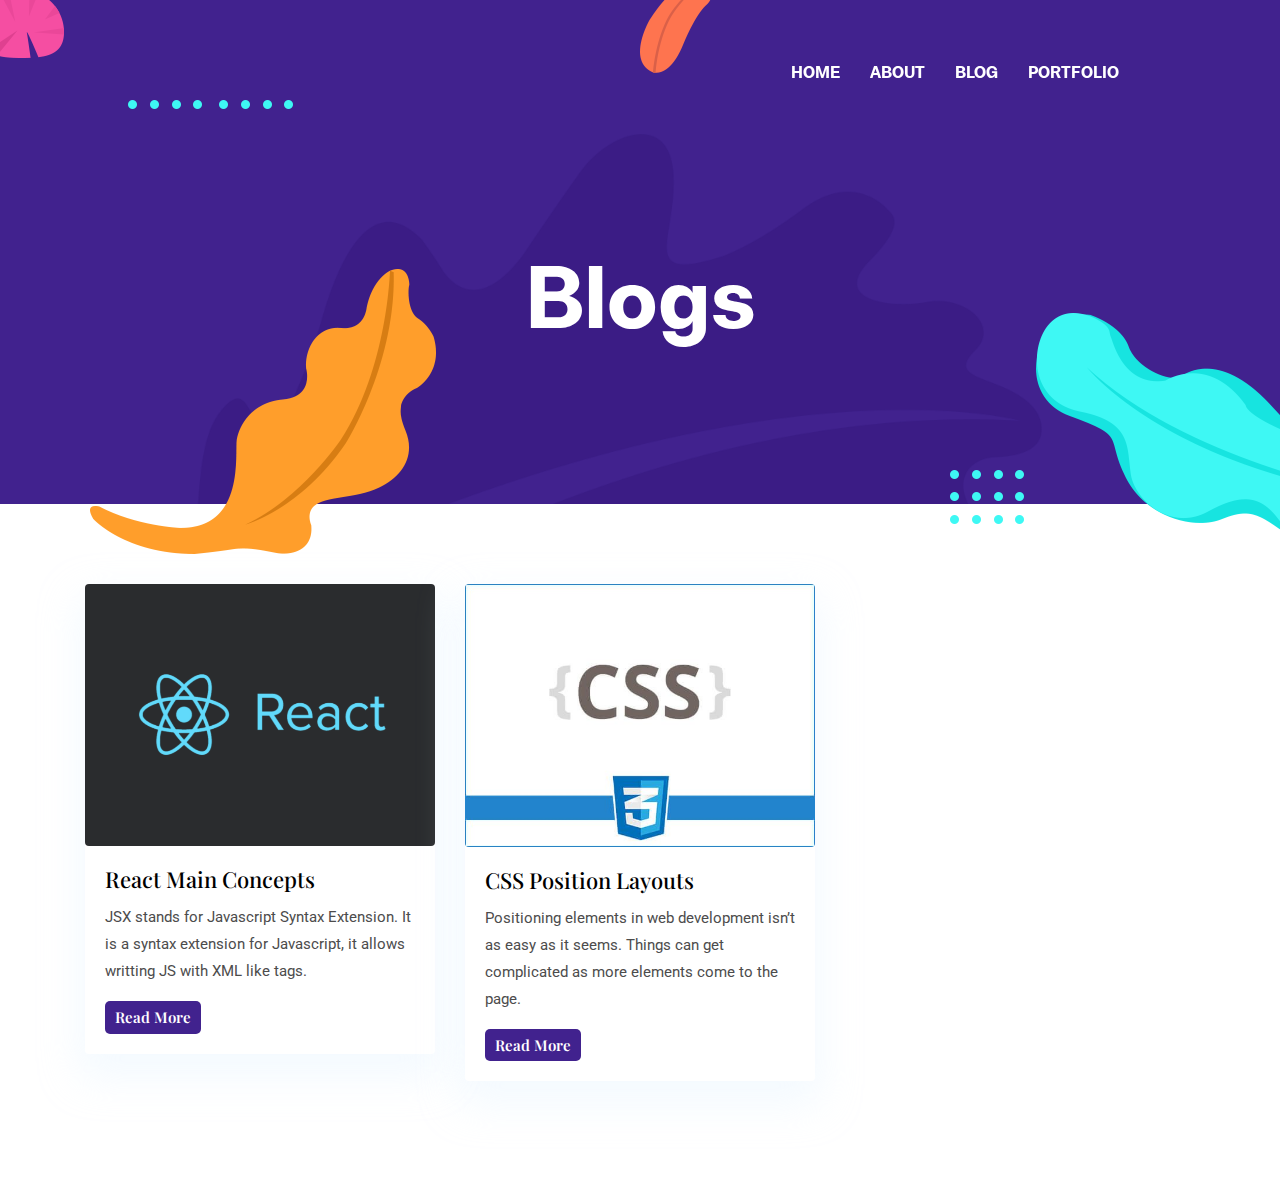
<file: blog.html>
<!DOCTYPE html>
<html lang="zxx">

<head>
  <meta charset="utf-8">
  <title>Portfolio Template</title>

  <!-- mobile responsive meta -->
  <meta name="viewport" content="width=device-width, initial-scale=1">
  <meta name="viewport" content="width=device-width, initial-scale=1, maximum-scale=1">
  
  <!-- ** Plugins Needed for the Project ** -->
  <!-- Bootstrap -->
  <link rel="stylesheet" href="plugins/bootstrap/bootstrap.min.css">
  <!-- slick slider -->
  <link rel="stylesheet" href="plugins/slick/slick.css">
  <!-- themefy-icon -->
  <link rel="stylesheet" href="plugins/themify-icons/themify-icons.css">

  <!-- Main Stylesheet -->
  <link href="css/style.css" rel="stylesheet">
  
  <!--Favicon-->
  <link rel="shortcut icon" href="images/favicon.ico" type="image/x-icon">
  <link rel="icon" href="images/favicon.ico" type="image/x-icon">

</head>

<body>
  

<header class="navigation fixed-top">
  <nav class="navbar navbar-expand-lg navbar-dark">
    <a class="navbar-brand font-tertiary h3" href="index.html"></a>
    <button class="navbar-toggler" type="button" data-toggle="collapse" data-target="#navigation"
      aria-controls="navigation" aria-expanded="false" aria-label="Toggle navigation">
      <span class="navbar-toggler-icon"></span>
    </button>

    <div class="collapse navbar-collapse text-center" id="navigation">
      <ul class="navbar-nav ml-auto">
        <li class="nav-item active">
          <a class="nav-link" href="index.html">Home</a>
        </li>
        <li class="nav-item">
          <a class="nav-link" href="about.html">about</a>
        </li>
        <li class="nav-item">
          <a class="nav-link" href="blog.html">Blog</a>
        </li>
        <li class="nav-item">
          <a class="nav-link" href="portfolio.html">Portfolio</a>
        </li>
      </ul>
    </div>
  </nav>
</header>

<!-- page title -->
<section class="page-title bg-primary position-relative">
  <div class="container">
    <div class="row">
      <div class="col-12 text-center">
        <h1 class="text-white font-tertiary">Blogs</h1>
      </div>
    </div>
  </div>
  <!-- background shapes -->
  <img src="images/illustrations/page-title.png" alt="illustrations" class="bg-shape-1 w-100">
  <img src="images/illustrations/leaf-pink-round.png" alt="illustrations" class="bg-shape-2">
  <img src="images/illustrations/dots-cyan.png" alt="illustrations" class="bg-shape-3">
  <img src="images/illustrations/leaf-orange.png" alt="illustrations" class="bg-shape-4">
  <img src="images/illustrations/leaf-yellow.png" alt="illustrations" class="bg-shape-5">
  <img src="images/illustrations/dots-group-cyan.png" alt="illustrations" class="bg-shape-6">
  <img src="images/illustrations/leaf-cyan-lg.png" alt="illustrations" class="bg-shape-7">
</section>
<!-- /page title -->

<!-- blog -->
<section class="section">
  <div class="container">
    <div class="row">
        <div class="col-lg-4 col-sm-6 mb-4">
          <article class="card shadow">
            <img class="rounded card-img-top" src="images/blog/React.png" alt="post-thumb">
            <div class="card-body">
              <h4 class="card-title"><a class="text-dark" href="blog-single.html">React Main Concepts</a>
              </h4>
              <p class="cars-text">JSX stands for Javascript Syntax Extension. 
                It is a syntax extension for Javascript, it allows writting 
                  JS with XML like tags.</p>
              <a href="blog-single.html" class="btn btn-xs btn-primary">Read More</a>
            </div>
          </article>
        </div>
      <div class="col-lg-4 col-sm-6 mb-4">
        <article class="card shadow">
          <img class="rounded card-img-top" src="images/blog/css1.jpg" alt="post-thumb">
          <div class="card-body">
            <h4 class="card-title"><a class="text-dark" href="blog-css.html">CSS Position Layouts</a>
            </h4>
            <p class="cars-text">Positioning elements in web development isn’t as easy as it seems. 
                Things can get complicated as more elements come to the page.</p>
            <a href="blog-css.html" class="btn btn-xs btn-primary">Read More</a>
          </div>
        </article>
      </div>
    </div>
  </div>
</section>
<!-- /blog -->



<!-- jQuery -->
<script src="plugins/jQuery/jquery.min.js"></script>
<!-- Bootstrap JS -->
<script src="plugins/bootstrap/bootstrap.min.js"></script>
<!-- slick slider -->
<script src="plugins/slick/slick.min.js"></script>
<!-- filter -->
<script src="plugins/shuffle/shuffle.min.js"></script>

<!-- Main Script -->
<script src="js/script.js"></script>

</body>
</html>
</file>
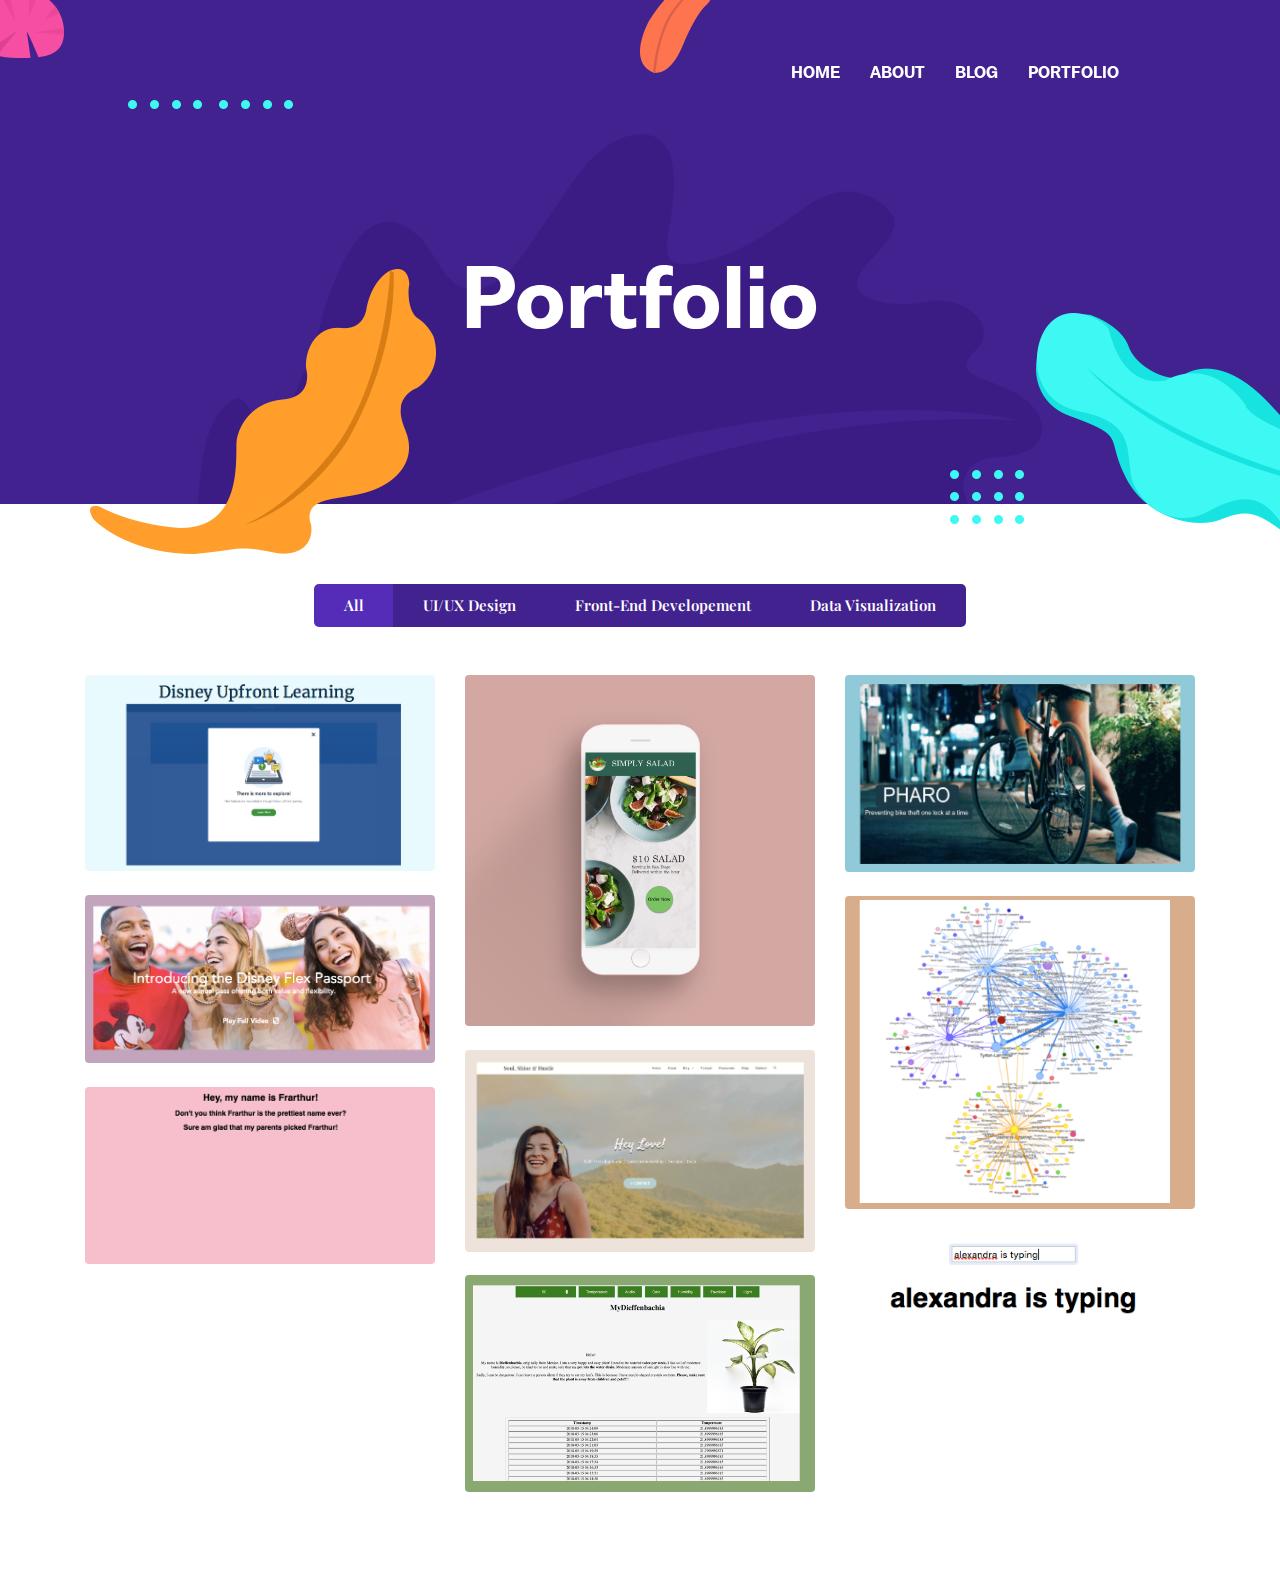
<file: portfolio.html>
<!DOCTYPE html>
<html lang="zxx">

<head>
  <meta charset="utf-8">
  <title>Portfolio Template</title>

  <!-- mobile responsive meta -->
  <meta name="viewport" content="width=device-width, initial-scale=1">
  <meta name="viewport" content="width=device-width, initial-scale=1, maximum-scale=1">
  
  <!-- ** Plugins Needed for the Project ** -->
  <!-- Bootstrap -->
  <link rel="stylesheet" href="plugins/bootstrap/bootstrap.min.css">
  <!-- slick slider -->
  <link rel="stylesheet" href="plugins/slick/slick.css">
  <!-- themefy-icon -->
  <link rel="stylesheet" href="plugins/themify-icons/themify-icons.css">

  <!-- Main Stylesheet -->
  <link href="css/style.css" rel="stylesheet">
  
  <!--Favicon-->
  <link rel="shortcut icon" href="images/favicon.ico" type="image/x-icon">
  <link rel="icon" href="images/favicon.ico" type="image/x-icon">

</head>

<body>
  

<header class="navigation fixed-top">
  <nav class="navbar navbar-expand-lg navbar-dark">
    <a class="navbar-brand font-tertiary h3" href="index.html"></a>
    <button class="navbar-toggler" type="button" data-toggle="collapse" data-target="#navigation"
      aria-controls="navigation" aria-expanded="false" aria-label="Toggle navigation">
      <span class="navbar-toggler-icon"></span>
    </button>

    <div class="collapse navbar-collapse text-center" id="navigation">
      <ul class="navbar-nav ml-auto">
        <li class="nav-item active">
          <a class="nav-link" href="index.html">Home</a>
        </li>
        <li class="nav-item">
          <a class="nav-link" href="about.html">about</a>
        </li>
        <li class="nav-item">
          <a class="nav-link" href="blog.html">Blog</a>
        </li>
        <li class="nav-item">
          <a class="nav-link" href="portfolio.html">Portfolio</a>
        </li>
      </ul>
    </div>
  </nav>
</header>

<!-- page title -->
<section class="page-title bg-primary position-relative">
  <div class="container">
    <div class="row">
      <div class="col-12 text-center">
        <h1 class="text-white font-tertiary">Portfolio</h1>
      </div>
    </div>
  </div>
  <!-- background shapes -->
  <img src="images/illustrations/page-title.png" alt="illustrations" class="bg-shape-1 w-100">
  <img src="images/illustrations/leaf-pink-round.png" alt="illustrations" class="bg-shape-2">
  <img src="images/illustrations/dots-cyan.png" alt="illustrations" class="bg-shape-3">
  <img src="images/illustrations/leaf-orange.png" alt="illustrations" class="bg-shape-4">
  <img src="images/illustrations/leaf-yellow.png" alt="illustrations" class="bg-shape-5">
  <img src="images/illustrations/dots-group-cyan.png" alt="illustrations" class="bg-shape-6">
  <img src="images/illustrations/leaf-cyan-lg.png" alt="illustrations" class="bg-shape-7">
</section>
<!-- /page title -->

<!-- portfolio -->
<section class="section">
  <div class="container">
    <div class="row mb-5">
      <div class="col-12">
        <div class="btn-group btn-group-toggle justify-content-center d-flex" data-toggle="buttons">
          <label class="btn btn-sm btn-primary active">
            <input type="radio" name="shuffle-filter" value="all" checked="checked" />All
          </label>
          <label class="btn btn-sm btn-primary">
            <input type="radio" name="shuffle-filter" value="design" />UI/UX Design
          </label>
          <label class="btn btn-sm btn-primary">
            <input type="radio" name="shuffle-filter" value="frontend" />  Front-End Developement
          </label>
          <label class="btn btn-sm btn-primary">
            <input type="radio" name="shuffle-filter" value="dataviz" /> Data Visualization
          </label>
        </div>
      </div>
    </div>
    <div class="row shuffle-wrapper">
      <div class="col-lg-4 col-6 mb-4 shuffle-item" data-groups="[&quot;frontend&quot;]">
        <div class="position-relative rounded hover-wrapper">
          <img src="images/portfolio/Upfront.png" alt="UpFront-image" class="img-fluid rounded w-100 d-block">
          <div class="hover-overlay">
            <div class="hover-content">
              <a class="btn btn-light btn-sm" href="https://documentcloud.adobe.com/link/track?uri=urn%3Aaaid%3Ascds%3AUS%3A0e781f64-2202-4932-9bfe-91c85dd5056f">view project contribution</a>
            </div>
          </div>
        </div>
      </div>
      <div class="col-lg-4 col-6 mb-4 shuffle-item" data-groups="[&quot;design&quot;]">
        <div class="position-relative rounded hover-wrapper">
          <img src="images/portfolio/Simply.png" alt="simply-image" class="img-fluid rounded w-100 d-block">
          <div class="hover-overlay">
            <div class="hover-content">
              <a class="btn btn-light btn-sm" href="https://documentcloud.adobe.com/link/track?uri=urn%3Aaaid%3Ascds%3AUS%3A50a7e3b9-3c4c-4998-9954-60dfccd997b1">view project</a>
            </div>
          </div>
        </div>
      </div>
      <div class="col-lg-4 col-6 mb-4 shuffle-item" data-groups="[&quot;design&quot;,&quot;frontend&quot;]">
        <div class="position-relative rounded hover-wrapper">
          <img src="images/portfolio/Bike.png" alt="bike-image" class="img-fluid rounded w-100 d-block">
          <div class="hover-overlay">
            <div class="hover-content">
              <a class="btn btn-light btn-sm" href="http://pharo-140.herokuapp.com/">view project</a>
            </div>
          </div>
        </div>
      </div>
      <div class="col-lg-4 col-6 mb-4 shuffle-item" data-groups="[&quot;frontend&quot;]">
        <div class="position-relative rounded hover-wrapper">
          <img src="images/portfolio/Flex.png" alt="flexpass-image" class="img-fluid rounded w-100 d-block">
          <div class="hover-overlay">
            <div class="hover-content">
              <a class="btn btn-light btn-sm" href="https://disneyland.disney.go.com/guest-services/flex-passport/">view project contribution</a>
            </div>
          </div>
        </div>
      </div>
      <div class="col-lg-4 col-6 mb-4 shuffle-item" data-groups="[&quot;dataviz&quot;]">
        <div class="position-relative rounded hover-wrapper">
          <img src="images/portfolio/Data-viz.png" alt="portfolio-image" class="img-fluid rounded w-100 d-block">
          <div class="hover-overlay">
            <div class="hover-content">
              <a class="btn btn-light btn-sm" href="https://github.com/halexandra45/Data-Visualisation-Project">view project</a>
            </div>
          </div>
        </div>
      </div>
      <div class="col-lg-4 col-6 mb-4 shuffle-item" data-groups="[&quot;design&quot;,&quot;frontend&quot;]">
        <div class="position-relative rounded hover-wrapper">
          <img src="images/portfolio/Personal.png" alt="personal-image" class="img-fluid rounded w-100 d-block">
          <div class="hover-overlay">
            <div class="hover-content">
              <a class="btn btn-light btn-sm" href="http://soulshineandhustle.com">view project</a>
            </div>
          </div>
        </div>
      </div>
      <div class="col-lg-4 col-6 mb-4 shuffle-item" data-groups="[&quot;frontend&quot;]">
        <div class="position-relative rounded hover-wrapper">
          <img src="images/portfolio/React1.png" alt="react-image" class="img-fluid rounded w-100 d-block">
          <div class="hover-overlay">
            <div class="hover-content">
              <a class="btn btn-light btn-sm" href="https://github.com/halexandra45/React-Exercise1">view project</a>
            </div>
          </div>
        </div>
      </div>
      <div class="col-lg-4 col-6 mb-4 shuffle-item" data-groups="[&quot;frontend&quot;]">
        <div class="position-relative rounded hover-wrapper">
          <img src="images/portfolio/React2.png" alt="react-image" class="img-fluid rounded w-100 d-block">
          <div class="hover-overlay">
            <div class="hover-content">
              <a class="btn btn-light btn-sm" href="https://github.com/halexandra45/ReactExcercise2">view project</a>
            </div>
          </div>
        </div>
      </div>
      <div class="col-lg-4 col-6 mb-4 shuffle-item" data-groups="[&quot;frontend&quot;]">
        <div class="position-relative rounded hover-wrapper">
          <img src="images/portfolio/Plant.png" alt="portfolio-image" class="img-fluid rounded w-100 d-block">
          <div class="hover-overlay">
            <div class="hover-content">
              <a class="btn btn-light btn-sm" href="https://documentcloud.adobe.com/link/track?uri=urn%3Aaaid%3Ascds%3AUS%3A851bfac1-2e2b-4415-b84a-22116dbd38dc">view project</a>
            </div>
          </div>
        </div>
      </div>
    </div>
  </div>
</section>
<!-- /portfolio -->


<!-- jQuery -->
<script src="plugins/jQuery/jquery.min.js"></script>
<!-- Bootstrap JS -->
<script src="plugins/bootstrap/bootstrap.min.js"></script>
<!-- slick slider -->
<script src="plugins/slick/slick.min.js"></script>
<!-- filter -->
<script src="plugins/shuffle/shuffle.min.js"></script>

<!-- Main Script -->
<script src="js/script.js"></script>

</body>
</html>
</file>
<file: plugins/themify-icons/themify-icons.css>
@font-face{font-family:themify;src:url(fonts/themify.eot?-fvbane);src:url(fonts/themify.eot?#iefix-fvbane) format('embedded-opentype'),url(fonts/themify.woff?-fvbane) format('woff'),url(fonts/themify.ttf?-fvbane) format('truetype'),url(fonts/themify.svg?-fvbane#themify) format('svg');font-weight:400;font-style:normal}[class*=" ti-"],[class^=ti-]{font-family:themify;speak:none;font-style:normal;font-weight:400;font-variant:normal;text-transform:none;line-height:1;-webkit-font-smoothing:antialiased;-moz-osx-font-smoothing:grayscale}.ti-wand:before{content:"\e600"}.ti-volume:before{content:"\e601"}.ti-user:before{content:"\e602"}.ti-unlock:before{content:"\e603"}.ti-unlink:before{content:"\e604"}.ti-trash:before{content:"\e605"}.ti-thought:before{content:"\e606"}.ti-target:before{content:"\e607"}.ti-tag:before{content:"\e608"}.ti-tablet:before{content:"\e609"}.ti-star:before{content:"\e60a"}.ti-spray:before{content:"\e60b"}.ti-signal:before{content:"\e60c"}.ti-shopping-cart:before{content:"\e60d"}.ti-shopping-cart-full:before{content:"\e60e"}.ti-settings:before{content:"\e60f"}.ti-search:before{content:"\e610"}.ti-zoom-in:before{content:"\e611"}.ti-zoom-out:before{content:"\e612"}.ti-cut:before{content:"\e613"}.ti-ruler:before{content:"\e614"}.ti-ruler-pencil:before{content:"\e615"}.ti-ruler-alt:before{content:"\e616"}.ti-bookmark:before{content:"\e617"}.ti-bookmark-alt:before{content:"\e618"}.ti-reload:before{content:"\e619"}.ti-plus:before{content:"\e61a"}.ti-pin:before{content:"\e61b"}.ti-pencil:before{content:"\e61c"}.ti-pencil-alt:before{content:"\e61d"}.ti-paint-roller:before{content:"\e61e"}.ti-paint-bucket:before{content:"\e61f"}.ti-na:before{content:"\e620"}.ti-mobile:before{content:"\e621"}.ti-minus:before{content:"\e622"}.ti-medall:before{content:"\e623"}.ti-medall-alt:before{content:"\e624"}.ti-marker:before{content:"\e625"}.ti-marker-alt:before{content:"\e626"}.ti-arrow-up:before{content:"\e627"}.ti-arrow-right:before{content:"\e628"}.ti-arrow-left:before{content:"\e629"}.ti-arrow-down:before{content:"\e62a"}.ti-lock:before{content:"\e62b"}.ti-location-arrow:before{content:"\e62c"}.ti-link:before{content:"\e62d"}.ti-layout:before{content:"\e62e"}.ti-layers:before{content:"\e62f"}.ti-layers-alt:before{content:"\e630"}.ti-key:before{content:"\e631"}.ti-import:before{content:"\e632"}.ti-image:before{content:"\e633"}.ti-heart:before{content:"\e634"}.ti-heart-broken:before{content:"\e635"}.ti-hand-stop:before{content:"\e636"}.ti-hand-open:before{content:"\e637"}.ti-hand-drag:before{content:"\e638"}.ti-folder:before{content:"\e639"}.ti-flag:before{content:"\e63a"}.ti-flag-alt:before{content:"\e63b"}.ti-flag-alt-2:before{content:"\e63c"}.ti-eye:before{content:"\e63d"}.ti-export:before{content:"\e63e"}.ti-exchange-vertical:before{content:"\e63f"}.ti-desktop:before{content:"\e640"}.ti-cup:before{content:"\e641"}.ti-crown:before{content:"\e642"}.ti-comments:before{content:"\e643"}.ti-comment:before{content:"\e644"}.ti-comment-alt:before{content:"\e645"}.ti-close:before{content:"\e646"}.ti-clip:before{content:"\e647"}.ti-angle-up:before{content:"\e648"}.ti-angle-right:before{content:"\e649"}.ti-angle-left:before{content:"\e64a"}.ti-angle-down:before{content:"\e64b"}.ti-check:before{content:"\e64c"}.ti-check-box:before{content:"\e64d"}.ti-camera:before{content:"\e64e"}.ti-announcement:before{content:"\e64f"}.ti-brush:before{content:"\e650"}.ti-briefcase:before{content:"\e651"}.ti-bolt:before{content:"\e652"}.ti-bolt-alt:before{content:"\e653"}.ti-blackboard:before{content:"\e654"}.ti-bag:before{content:"\e655"}.ti-move:before{content:"\e656"}.ti-arrows-vertical:before{content:"\e657"}.ti-arrows-horizontal:before{content:"\e658"}.ti-fullscreen:before{content:"\e659"}.ti-arrow-top-right:before{content:"\e65a"}.ti-arrow-top-left:before{content:"\e65b"}.ti-arrow-circle-up:before{content:"\e65c"}.ti-arrow-circle-right:before{content:"\e65d"}.ti-arrow-circle-left:before{content:"\e65e"}.ti-arrow-circle-down:before{content:"\e65f"}.ti-angle-double-up:before{content:"\e660"}.ti-angle-double-right:before{content:"\e661"}.ti-angle-double-left:before{content:"\e662"}.ti-angle-double-down:before{content:"\e663"}.ti-zip:before{content:"\e664"}.ti-world:before{content:"\e665"}.ti-wheelchair:before{content:"\e666"}.ti-view-list:before{content:"\e667"}.ti-view-list-alt:before{content:"\e668"}.ti-view-grid:before{content:"\e669"}.ti-uppercase:before{content:"\e66a"}.ti-upload:before{content:"\e66b"}.ti-underline:before{content:"\e66c"}.ti-truck:before{content:"\e66d"}.ti-timer:before{content:"\e66e"}.ti-ticket:before{content:"\e66f"}.ti-thumb-up:before{content:"\e670"}.ti-thumb-down:before{content:"\e671"}.ti-text:before{content:"\e672"}.ti-stats-up:before{content:"\e673"}.ti-stats-down:before{content:"\e674"}.ti-split-v:before{content:"\e675"}.ti-split-h:before{content:"\e676"}.ti-smallcap:before{content:"\e677"}.ti-shine:before{content:"\e678"}.ti-shift-right:before{content:"\e679"}.ti-shift-left:before{content:"\e67a"}.ti-shield:before{content:"\e67b"}.ti-notepad:before{content:"\e67c"}.ti-server:before{content:"\e67d"}.ti-quote-right:before{content:"\e67e"}.ti-quote-left:before{content:"\e67f"}.ti-pulse:before{content:"\e680"}.ti-printer:before{content:"\e681"}.ti-power-off:before{content:"\e682"}.ti-plug:before{content:"\e683"}.ti-pie-chart:before{content:"\e684"}.ti-paragraph:before{content:"\e685"}.ti-panel:before{content:"\e686"}.ti-package:before{content:"\e687"}.ti-music:before{content:"\e688"}.ti-music-alt:before{content:"\e689"}.ti-mouse:before{content:"\e68a"}.ti-mouse-alt:before{content:"\e68b"}.ti-money:before{content:"\e68c"}.ti-microphone:before{content:"\e68d"}.ti-menu:before{content:"\e68e"}.ti-menu-alt:before{content:"\e68f"}.ti-map:before{content:"\e690"}.ti-map-alt:before{content:"\e691"}.ti-loop:before{content:"\e692"}.ti-location-pin:before{content:"\e693"}.ti-list:before{content:"\e694"}.ti-light-bulb:before{content:"\e695"}.ti-Italic:before{content:"\e696"}.ti-info:before{content:"\e697"}.ti-infinite:before{content:"\e698"}.ti-id-badge:before{content:"\e699"}.ti-hummer:before{content:"\e69a"}.ti-home:before{content:"\e69b"}.ti-help:before{content:"\e69c"}.ti-headphone:before{content:"\e69d"}.ti-harddrives:before{content:"\e69e"}.ti-harddrive:before{content:"\e69f"}.ti-gift:before{content:"\e6a0"}.ti-game:before{content:"\e6a1"}.ti-filter:before{content:"\e6a2"}.ti-files:before{content:"\e6a3"}.ti-file:before{content:"\e6a4"}.ti-eraser:before{content:"\e6a5"}.ti-envelope:before{content:"\e6a6"}.ti-download:before{content:"\e6a7"}.ti-direction:before{content:"\e6a8"}.ti-direction-alt:before{content:"\e6a9"}.ti-dashboard:before{content:"\e6aa"}.ti-control-stop:before{content:"\e6ab"}.ti-control-shuffle:before{content:"\e6ac"}.ti-control-play:before{content:"\e6ad"}.ti-control-pause:before{content:"\e6ae"}.ti-control-forward:before{content:"\e6af"}.ti-control-backward:before{content:"\e6b0"}.ti-cloud:before{content:"\e6b1"}.ti-cloud-up:before{content:"\e6b2"}.ti-cloud-down:before{content:"\e6b3"}.ti-clipboard:before{content:"\e6b4"}.ti-car:before{content:"\e6b5"}.ti-calendar:before{content:"\e6b6"}.ti-book:before{content:"\e6b7"}.ti-bell:before{content:"\e6b8"}.ti-basketball:before{content:"\e6b9"}.ti-bar-chart:before{content:"\e6ba"}.ti-bar-chart-alt:before{content:"\e6bb"}.ti-back-right:before{content:"\e6bc"}.ti-back-left:before{content:"\e6bd"}.ti-arrows-corner:before{content:"\e6be"}.ti-archive:before{content:"\e6bf"}.ti-anchor:before{content:"\e6c0"}.ti-align-right:before{content:"\e6c1"}.ti-align-left:before{content:"\e6c2"}.ti-align-justify:before{content:"\e6c3"}.ti-align-center:before{content:"\e6c4"}.ti-alert:before{content:"\e6c5"}.ti-alarm-clock:before{content:"\e6c6"}.ti-agenda:before{content:"\e6c7"}.ti-write:before{content:"\e6c8"}.ti-window:before{content:"\e6c9"}.ti-widgetized:before{content:"\e6ca"}.ti-widget:before{content:"\e6cb"}.ti-widget-alt:before{content:"\e6cc"}.ti-wallet:before{content:"\e6cd"}.ti-video-clapper:before{content:"\e6ce"}.ti-video-camera:before{content:"\e6cf"}.ti-vector:before{content:"\e6d0"}.ti-themify-logo:before{content:"\e6d1"}.ti-themify-favicon:before{content:"\e6d2"}.ti-themify-favicon-alt:before{content:"\e6d3"}.ti-support:before{content:"\e6d4"}.ti-stamp:before{content:"\e6d5"}.ti-split-v-alt:before{content:"\e6d6"}.ti-slice:before{content:"\e6d7"}.ti-shortcode:before{content:"\e6d8"}.ti-shift-right-alt:before{content:"\e6d9"}.ti-shift-left-alt:before{content:"\e6da"}.ti-ruler-alt-2:before{content:"\e6db"}.ti-receipt:before{content:"\e6dc"}.ti-pin2:before{content:"\e6dd"}.ti-pin-alt:before{content:"\e6de"}.ti-pencil-alt2:before{content:"\e6df"}.ti-palette:before{content:"\e6e0"}.ti-more:before{content:"\e6e1"}.ti-more-alt:before{content:"\e6e2"}.ti-microphone-alt:before{content:"\e6e3"}.ti-magnet:before{content:"\e6e4"}.ti-line-double:before{content:"\e6e5"}.ti-line-dotted:before{content:"\e6e6"}.ti-line-dashed:before{content:"\e6e7"}.ti-layout-width-full:before{content:"\e6e8"}.ti-layout-width-default:before{content:"\e6e9"}.ti-layout-width-default-alt:before{content:"\e6ea"}.ti-layout-tab:before{content:"\e6eb"}.ti-layout-tab-window:before{content:"\e6ec"}.ti-layout-tab-v:before{content:"\e6ed"}.ti-layout-tab-min:before{content:"\e6ee"}.ti-layout-slider:before{content:"\e6ef"}.ti-layout-slider-alt:before{content:"\e6f0"}.ti-layout-sidebar-right:before{content:"\e6f1"}.ti-layout-sidebar-none:before{content:"\e6f2"}.ti-layout-sidebar-left:before{content:"\e6f3"}.ti-layout-placeholder:before{content:"\e6f4"}.ti-layout-menu:before{content:"\e6f5"}.ti-layout-menu-v:before{content:"\e6f6"}.ti-layout-menu-separated:before{content:"\e6f7"}.ti-layout-menu-full:before{content:"\e6f8"}.ti-layout-media-right-alt:before{content:"\e6f9"}.ti-layout-media-right:before{content:"\e6fa"}.ti-layout-media-overlay:before{content:"\e6fb"}.ti-layout-media-overlay-alt:before{content:"\e6fc"}.ti-layout-media-overlay-alt-2:before{content:"\e6fd"}.ti-layout-media-left-alt:before{content:"\e6fe"}.ti-layout-media-left:before{content:"\e6ff"}.ti-layout-media-center-alt:before{content:"\e700"}.ti-layout-media-center:before{content:"\e701"}.ti-layout-list-thumb:before{content:"\e702"}.ti-layout-list-thumb-alt:before{content:"\e703"}.ti-layout-list-post:before{content:"\e704"}.ti-layout-list-large-image:before{content:"\e705"}.ti-layout-line-solid:before{content:"\e706"}.ti-layout-grid4:before{content:"\e707"}.ti-layout-grid3:before{content:"\e708"}.ti-layout-grid2:before{content:"\e709"}.ti-layout-grid2-thumb:before{content:"\e70a"}.ti-layout-cta-right:before{content:"\e70b"}.ti-layout-cta-left:before{content:"\e70c"}.ti-layout-cta-center:before{content:"\e70d"}.ti-layout-cta-btn-right:before{content:"\e70e"}.ti-layout-cta-btn-left:before{content:"\e70f"}.ti-layout-column4:before{content:"\e710"}.ti-layout-column3:before{content:"\e711"}.ti-layout-column2:before{content:"\e712"}.ti-layout-accordion-separated:before{content:"\e713"}.ti-layout-accordion-merged:before{content:"\e714"}.ti-layout-accordion-list:before{content:"\e715"}.ti-ink-pen:before{content:"\e716"}.ti-info-alt:before{content:"\e717"}.ti-help-alt:before{content:"\e718"}.ti-headphone-alt:before{content:"\e719"}.ti-hand-point-up:before{content:"\e71a"}.ti-hand-point-right:before{content:"\e71b"}.ti-hand-point-left:before{content:"\e71c"}.ti-hand-point-down:before{content:"\e71d"}.ti-gallery:before{content:"\e71e"}.ti-face-smile:before{content:"\e71f"}.ti-face-sad:before{content:"\e720"}.ti-credit-card:before{content:"\e721"}.ti-control-skip-forward:before{content:"\e722"}.ti-control-skip-backward:before{content:"\e723"}.ti-control-record:before{content:"\e724"}.ti-control-eject:before{content:"\e725"}.ti-comments-smiley:before{content:"\e726"}.ti-brush-alt:before{content:"\e727"}.ti-youtube:before{content:"\e728"}.ti-vimeo:before{content:"\e729"}.ti-twitter:before{content:"\e72a"}.ti-time:before{content:"\e72b"}.ti-tumblr:before{content:"\e72c"}.ti-skype:before{content:"\e72d"}.ti-share:before{content:"\e72e"}.ti-share-alt:before{content:"\e72f"}.ti-rocket:before{content:"\e730"}.ti-pinterest:before{content:"\e731"}.ti-new-window:before{content:"\e732"}.ti-microsoft:before{content:"\e733"}.ti-list-ol:before{content:"\e734"}.ti-linkedin:before{content:"\e735"}.ti-layout-sidebar-2:before{content:"\e736"}.ti-layout-grid4-alt:before{content:"\e737"}.ti-layout-grid3-alt:before{content:"\e738"}.ti-layout-grid2-alt:before{content:"\e739"}.ti-layout-column4-alt:before{content:"\e73a"}.ti-layout-column3-alt:before{content:"\e73b"}.ti-layout-column2-alt:before{content:"\e73c"}.ti-instagram:before{content:"\e73d"}.ti-google:before{content:"\e73e"}.ti-github:before{content:"\e73f"}.ti-flickr:before{content:"\e740"}.ti-facebook:before{content:"\e741"}.ti-dropbox:before{content:"\e742"}.ti-linkedin:before{content:"\e735"}.ti-apple:before{content:"\e744"}.ti-android:before{content:"\e745"}.ti-save:before{content:"\e746"}.ti-save-alt:before{content:"\e747"}.ti-yahoo:before{content:"\e748"}.ti-wordpress:before{content:"\e749"}.ti-vimeo-alt:before{content:"\e74a"}.ti-twitter-alt:before{content:"\e74b"}.ti-tumblr-alt:before{content:"\e74c"}.ti-trello:before{content:"\e74d"}.ti-stack-overflow:before{content:"\e74e"}.ti-soundcloud:before{content:"\e74f"}.ti-sharethis:before{content:"\e750"}.ti-sharethis-alt:before{content:"\e751"}.ti-reddit:before{content:"\e752"}.ti-pinterest-alt:before{content:"\e753"}.ti-microsoft-alt:before{content:"\e754"}.ti-linux:before{content:"\e755"}.ti-jsfiddle:before{content:"\e756"}.ti-joomla:before{content:"\e757"}.ti-html5:before{content:"\e758"}.ti-flickr-alt:before{content:"\e759"}.ti-email:before{content:"\e75a"}.ti-drupal:before{content:"\e75b"}.ti-dropbox-alt:before{content:"\e75c"}.ti-css3:before{content:"\e75d"}.ti-rss:before{content:"\e75e"}.ti-rss-alt:before{content:"\e75f"}
</file>
<file: css/style.css>
/*!------------------------------------------------------------------
[MAIN STYLESHEET]

PROJECT:	Project Name
VERSION:	Versoin Number
-------------------------------------------------------------------*/
/*------------------------------------------------------------------
[TABLE OF CONTENTS]
-------------------------------------------------------------------*/
/*  typography */
@import url("https://fonts.googleapis.com/css?family=Playfair+Display:400,700|Roboto:300,400,500,700");
@font-face {
  font-family: 'BwNistaInt-xBd';
  src: url("../plugins/fonts/BwNistaInt-xBd.woff") format("woff");
  font-style: normal;
  font-display: swap;
}

body {
  line-height: 1.2;
  font-family: "Roboto", sans-serif;
  -webkit-font-smoothing: antialiased;
  font-size: 15px;
  color: #4c4c4c;
}

p, .paragraph {
  font-weight: 400;
  color: #4c4c4c;
  font-size: 15px;
  line-height: 1.8;
  font-family: "Roboto", sans-serif;
}

p-lg, .paragraph-lg {
  font-size: 22px;
}

h1, h2, h3, h4, h5, h6 {
  color: #000;
  font-family: "Playfair Display", serif;
  line-height: 1.2;
}

h1, .h1 {
  font-size: 80px;
}

@media (max-width: 991px) {
  h1, .h1 {
    font-size: 65px;
  }
}

h2, .h2 {
  font-size: 60px;
}

@media (max-width: 991px) {
  h2, .h2 {
    font-size: 50px;
  }
}

h3, .h3 {
  font-size: 40px;
}

h4, .h4 {
  font-size: 22px;
}

h5, .h5 {
  font-size: 18px;
}

h6, .h6 {
  font-size: 14px;
}

/* Button style */
.btn {
  font-size: 22px;
  font-family: "Playfair Display", serif;
  text-transform: capitalize;
  padding: 16px 44px;
  border-radius: 5px;
  font-weight: 600;
  border: 0;
  position: relative;
  z-index: 1;
  transition: .2s ease;
}

.btn:focus {
  outline: 0;
  box-shadow: none !important;
}

.btn:active {
  box-shadow: none;
}

.btn-sm {
  font-size: 15px;
  padding: 10px 30px;
}

.btn-xs {
  padding: 5px 10px;
  font-size: 15px;
}

.btn-primary {
  background: #41228e;
  color: #fff;
}

.btn-primary:active {
  background: #542cb7 !important;
}

.btn-primary:hover {
  background: #542cb7;
}

.btn-primary.focus, .btn-primary.active {
  background: #542cb7 !important;
  box-shadow: none !important;
}

.btn-transparent {
  background: transparent;
  color: #41228e;
  font-weight: bold;
}

.btn-transparent:active, .btn-transparent:hover {
  color: #41228e;
}

body {
  background-color: #fff;
  overflow-x: hidden;
}

::-moz-selection {
  background: #542cb7;
  color: #fff;
}

::selection {
  background: #542cb7;
  color: #fff;
}

/* preloader */
.preloader {
  position: fixed;
  top: 0;
  left: 0;
  right: 0;
  bottom: 0;
  background-color: #fff;
  z-index: 999;
  display: flex;
  align-items: center;
  justify-content: center;
}

ol,
ul {
  list-style-type: none;
  margin: 0px;
}

img {
  vertical-align: middle;
  border: 0;
}

a,
a:hover,
a:focus {
  text-decoration: none;
}

a,
button,
select {
  cursor: pointer;
  transition: .2s ease;
}

a:focus,
button:focus,
select:focus {
  outline: 0;
}

a.text-dark:hover {
  color: #41228e !important;
}

a:hover {
  color: #41228e;
}

.slick-slide {
  outline: 0;
}

.section {
  padding-top: 80px;
  padding-bottom: 80px;
}

.section-title {
  margin-bottom: 80px;
  font-family: "BwNistaInt-xBd";
}

.bg-cover {
  background-size: cover;
  background-position: center center;
  background-repeat: no-repeat;
}

/* overlay */
.overlay {
  position: relative;
}

.overlay::before {
  position: absolute;
  content: '';
  height: 100%;
  width: 100%;
  top: 0;
  left: 0;
  background: #000;
  opacity: .5;
}

.outline-0 {
  outline: 0 !important;
}

.d-unset {
  display: unset !important;
}

.bg-primary {
  background: #41228e !important;
}

.bg-gray {
  background: #eaeaea !important;
}

.text-primary {
  color: #41228e !important;
}

.text-color {
  color: #4c4c4c;
}

.text-dark {
  color: #000 !important;
}

.text-light {
  color: #999999 !important;
}

.mb-10 {
  margin-bottom: 10px !important;
}

.mb-20 {
  margin-bottom: 20px !important;
}

.mb-30 {
  margin-bottom: 30px !important;
}

.mb-40 {
  margin-bottom: 40px !important;
}

.mb-50 {
  margin-bottom: 50px !important;
}

.mb-60 {
  margin-bottom: 60px !important;
}

.mb-70 {
  margin-bottom: 70px !important;
}

.mb-80 {
  margin-bottom: 80px !important;
}

.mb-90 {
  margin-bottom: 90px !important;
}

.mb-100 {
  margin-bottom: 100px !important;
}

.zindex-1 {
  z-index: 1;
}

.rounded-lg {
  border-radius: 15px;
}

.overflow-hidden {
  overflow: hidden;
}

.font-secondary {
  font-family: "Playfair Display", serif !important;
}

.font-tertiary {
  font-family: "BwNistaInt-xBd" !important;
}

.shadow {
  box-shadow: 0px 18px 39.1px 6.9px rgba(224, 241, 255, 0.34) !important;
}

.bg-dark {
  background-color: #222222 !important;
}

/* icon */
.icon {
  font-size: 45px;
}

.icon-bg {
  height: 100px;
  width: 100px;
  line-height: 100px;
  text-align: center;
}

.icon-light {
  color: #c8d5ef;
}

/* /icon */
/* slick slider */
.slick-dots {
  text-align: center;
  padding-left: 0;
}

.slick-dots li {
  display: inline-block;
  margin: 2px;
}

.slick-dots li.slick-active button {
  background: #fff;
  width: 25px;
}

.slick-dots li button {
  height: 6px;
  width: 12px;
  background: rgba(255, 255, 255, 0.5);
  color: transparent;
  border-radius: 10px;
  overflow: hidden;
  transition: .2s ease;
  border: 0;
}

/* /slick slider */
/* form */
.form-control {
  border: 0;
  border-radius: 0;
  border-bottom: 1px solid #c7c7c7;
  height: 60px;
}

.form-control:focus {
  border-color: #41228e;
  outline: 0;
  box-shadow: none !important;
}

textarea.form-control {
  height: 120px;
}

/* /form */
/* card */
.card {
  border: 0;
}

.card-header {
  border: 0;
}

.card-footer {
  border: 0;
}

/* /card */
.navigation {
  padding: 40px 130px;
  transition: .3s ease;
}

.navigation.nav-bg {
  background-color: #41228e;
  padding: 15px 100px;
}

@media (max-width: 991px) {
  .navigation.nav-bg {
    padding: 15px 20px;
  }
}

@media (max-width: 991px) {
  .navigation {
    padding: 20px;
    background: #41228e;
  }
}

.navbar .nav-item .nav-link {
  font-family: "BwNistaInt-xBd";
  text-transform: uppercase;
  padding: 15px;
}

.navbar .nav-item.active {
  font-weight: bold;
}

.navbar-dark .navbar-nav .nav-link {
  color: #fff;
}

.hero-area {
  padding: 300px 0 200px;
  position: relative;
}

@media (max-width: 767px) {
  .hero-area {
    padding: 250px 0 150px;
    overflow: hidden;
  }
}

.hero-area h1 {
  position: relative;
  z-index: 2;
}

.layer {
  position: absolute;
  z-index: 1;
}

#l1 {
  bottom: 0;
  left: 0;
}

#l2 {
  top: 190px;
  left: -250px;
}

#l3 {
  top: 200px;
  left: 40%;
}

#l4 {
  top: 200px;
  right: 40%;
}

#l5 {
  top: 100px;
  right: -150px;
}

#l6 {
  bottom: -20px;
  left: 10%;
}

#l7 {
  bottom: 100px;
  left: 20%;
}

#l8 {
  bottom: 160px;
  right: 45%;
}

#l9 {
  bottom: 100px;
  right: -10px;
}

.layer-bg {
  position: absolute;
  bottom: 0;
  left: 0;
}

/* skills */
.progress-wrapper {
  height: 130px;
  overflow: hidden;
}

.wave {
  position: absolute;
  width: 100%;
  height: 100%;
}

.wave::before, .wave::after {
  content: "";
  position: absolute;
  width: 800px;
  height: 800px;
  bottom: 0;
  left: 50%;
  background-color: rgba(255, 255, 255, 0.4);
  border-radius: 45%;
  -webkit-transform: translateX(-50%) rotate(0);
          transform: translateX(-50%) rotate(0);
  -webkit-animation: rotate 6s linear infinite;
          animation: rotate 6s linear infinite;
  z-index: 10;
}

.wave::after {
  border-radius: 47%;
  background-color: rgba(255, 255, 255, 0.9);
  -webkit-transform: translateX(-50%) rotate(0);
          transform: translateX(-50%) rotate(0);
  -webkit-animation: rotate 10s linear -5s infinite;
          animation: rotate 10s linear -5s infinite;
  z-index: 20;
}

@-webkit-keyframes rotate {
  50% {
    -webkit-transform: translateX(-50%) rotate(180deg);
            transform: translateX(-50%) rotate(180deg);
  }
  100% {
    -webkit-transform: translateX(-50%) rotate(360deg);
            transform: translateX(-50%) rotate(360deg);
  }
}

@keyframes rotate {
  50% {
    -webkit-transform: translateX(-50%) rotate(180deg);
            transform: translateX(-50%) rotate(180deg);
  }
  100% {
    -webkit-transform: translateX(-50%) rotate(360deg);
            transform: translateX(-50%) rotate(360deg);
  }
}

/* /skills */
/* education */
.edu-bg-image {
  position: absolute;
  left: 0;
  top: -300px;
  z-index: -1;
}

/* /education */
/* service */
.hover-bg-primary {
  transition: .3s ease;
}

.hover-bg-primary:hover {
  background: #41228e;
}

.hover-bg-primary:hover * {
  color: #fff;
}

.active-bg-primary {
  transition: .3s ease;
  background: #41228e;
}

.active-bg-primary * {
  color: #fff;
}

.hover-shadow {
  transition: .2s ease;
}

.hover-shadow:hover {
  box-shadow: 0px 18px 40px 8px rgba(224, 241, 255, 0.54) !important;
}

/* /service */
/* portfolio */
.hover-wrapper {
  overflow: hidden;
}

.hover-wrapper img {
  transition: .3s ease;
  -webkit-transform: scale(1.1);
          transform: scale(1.1);
}

.hover-wrapper:hover img {
  -webkit-transform: scale(1);
          transform: scale(1);
}

.hover-wrapper:hover .hover-overlay {
  opacity: 1;
  visibility: visible;
}

.hover-overlay {
  position: absolute;
  height: 100%;
  width: 100%;
  border-radius: inherit;
  top: 0;
  left: 0;
  background: rgba(0, 0, 0, 0.3);
  opacity: 0;
  visibility: hidden;
  transition: .3s ease;
}

.hover-content {
  position: absolute;
  top: 50%;
  -webkit-transform: translateY(-50%);
          transform: translateY(-50%);
  left: 0;
  right: 0;
  text-align: center;
}

/* /portfolio */
/* testimonial */
.testimonial-content strong {
  color: #2bfdff;
  font-weight: normal;
}

.testimonial-bg-shapes .container {
  position: relative;
  z-index: 1;
}

.testimonial-bg-shapes .bg-map {
  position: absolute;
  left: 50%;
  top: 50%;
  -webkit-transform: translate(-50%, -50%);
          transform: translate(-50%, -50%);
}

.testimonial-bg-shapes .bg-shape-1 {
  position: absolute;
  left: 100px;
  top: -50px;
}

.testimonial-bg-shapes .bg-shape-2 {
  position: absolute;
  right: 150px;
  top: 50px;
}

.testimonial-bg-shapes .bg-shape-3 {
  position: absolute;
  right: 50px;
  top: 200px;
}

.testimonial-bg-shapes .bg-shape-4 {
  position: absolute;
  left: 100px;
  bottom: 200px;
}

.testimonial-bg-shapes .bg-shape-5 {
  position: absolute;
  right: 200px;
  bottom: -50px;
}

/* /testimonial */
/* footer */
.footer-section {
  padding-top: 20px;
}

.section-on-footer {
  margin-bottom: -250px;
}

.shadow-down {
  position: relative;
}

.shadow-down::before {
  position: absolute;
  content: "";
  box-shadow: 0px 0px 80.75px 14.25px rgba(224, 241, 255, 0.34);
  height: 100%;
  width: 100%;
  left: 0;
  top: 0;
  z-index: -1;
}

/* /footer */
.card-lg {
  flex-direction: row-reverse;
  align-items: center;
}

@media (max-width: 991px) {
  .card-lg {
    flex-direction: column;
  }
}

blockquote {
  display: inline-block;
  padding: 10px 20px;
  background: #eaeaea;
  border-left: 2px solid #41228e;
  font-style: italic;
  font-size: 22px;
}

.content * {
  margin-bottom: 20px;
}

.content strong {
  font-family: "Playfair Display", serif;
  font-size: 22px;
  font-weight: normal;
  color: #000;
  display: inherit;
  line-height: 1.5;
}

.page-title-alt {
  padding: 350px 0 70px;
}

.border-thick {
  border: 10px solid;
  height: 400px;
  width: 350px;
}

.drag-lg-top {
  margin-top: -230px;
}

@media (max-width: 991px) {
  .drag-lg-top {
    margin-top: 0;
  }
}

.page-title-alt .container {
  position: relative;
  z-index: 1;
}

.page-title-alt .bg-shape-1 {
  position: absolute;
  left: 0;
  top: 0;
}

.page-title-alt .bg-shape-2 {
  position: absolute;
  left: 70px;
  top: 100px;
}

.page-title-alt .bg-shape-3 {
  position: absolute;
  left: 30%;
  top: 50px;
  -webkit-transform: rotate(180deg);
          transform: rotate(180deg);
}

.page-title-alt .bg-shape-4 {
  position: absolute;
  left: 100px;
  bottom: 100px;
}

.page-title-alt .bg-shape-5 {
  position: absolute;
  left: 40%;
  bottom: -25px;
}

.page-title-alt .bg-shape-6 {
  position: absolute;
  bottom: 100px;
  right: -100px;
}

.page-title {
  padding: 250px 0 150px;
}

.page-title .container {
  position: relative;
  z-index: 1;
}

.page-title .bg-shape-1 {
  position: absolute;
  left: 0;
  bottom: 0;
  width: 100%;
}

.page-title .bg-shape-2 {
  position: absolute;
  left: -20px;
  top: -10px;
}

.page-title .bg-shape-3 {
  position: absolute;
  left: 10%;
  top: 100px;
}

.page-title .bg-shape-4 {
  position: absolute;
  left: 50%;
  top: -20px;
}

.page-title .bg-shape-5 {
  position: absolute;
  left: 90px;
  bottom: -50px;
  -webkit-transform: rotate(180deg);
          transform: rotate(180deg);
}

.page-title .bg-shape-6 {
  position: absolute;
  right: 20%;
  bottom: -20px;
}

.page-title .bg-shape-7 {
  position: absolute;
  right: -220px;
  bottom: -100px;
}

.filter-controls li {
  cursor: pointer;
}

.filter-controls li.active {
  font-weight: bold;
}

/*# sourceMappingURL=maps/style.css.map */
</file>
